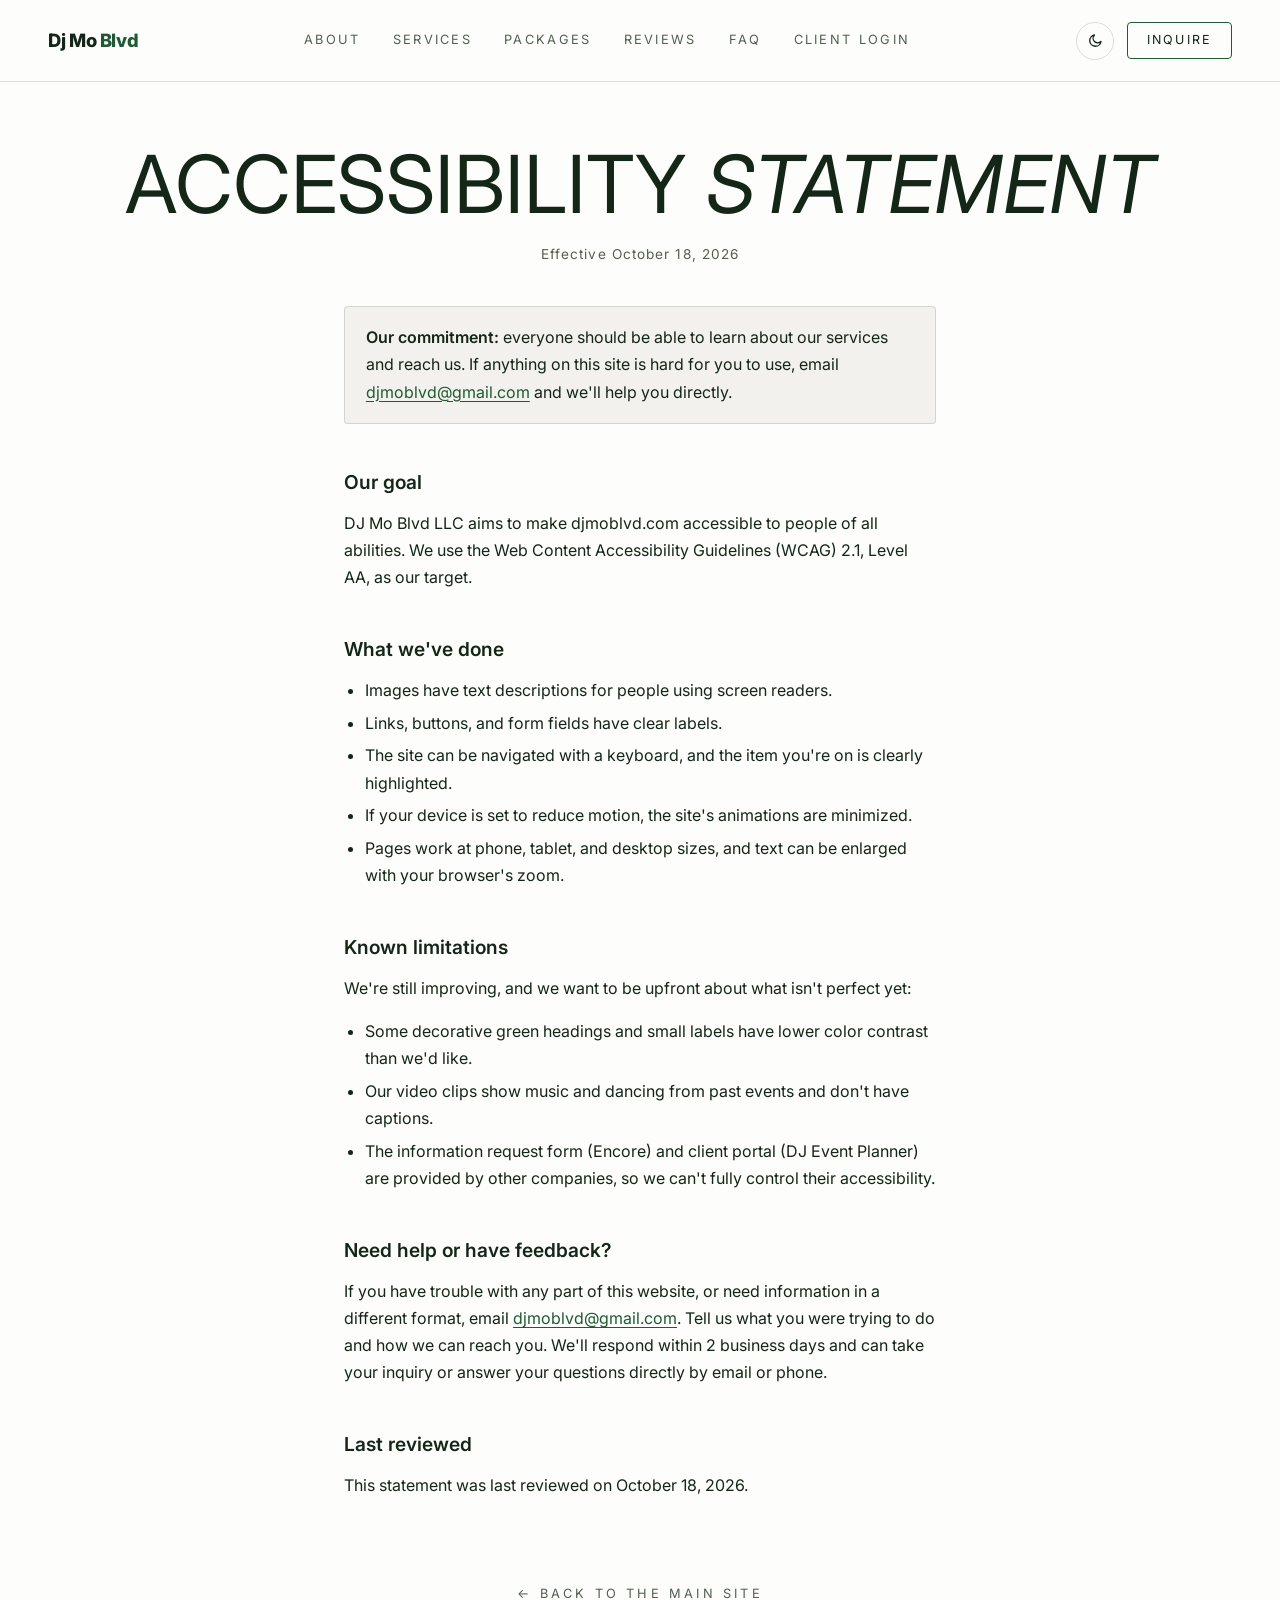
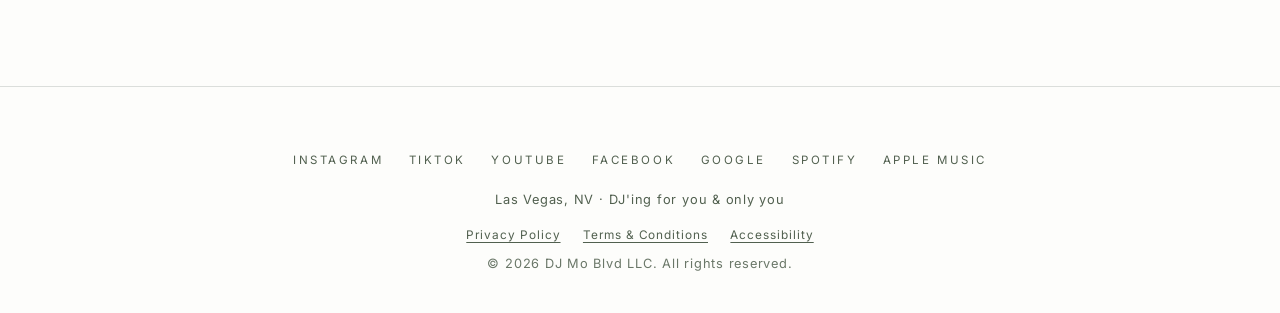
<file: accessibility.html>
<!DOCTYPE html>
<html lang="en">
<head>
<meta charset="UTF-8">
<meta name="viewport" content="width=device-width, initial-scale=1.0">
<title>Accessibility Statement | DJ Mo Blvd</title>
<meta name="description" content="DJ Mo Blvd's commitment to an accessible website, known limitations, and how to get help.">
<link rel="preconnect" href="https://fonts.googleapis.com">
<link rel="preconnect" href="https://fonts.gstatic.com" crossorigin>
<link href="https://fonts.googleapis.com/css2?family=Fraunces:ital,opsz,wght@0,9..144,400..900;1,9..144,300..700&family=Inter:wght@400;500;600&display=swap" rel="stylesheet">
<link rel="canonical" href="https://djmoblvd.com/accessibility.html">
<meta property="og:type" content="website">
<meta property="og:site_name" content="DJ Mo Blvd">
<meta property="og:title" content="Accessibility Statement | DJ Mo Blvd">
<meta property="og:description" content="DJ Mo Blvd's commitment to an accessible website, known limitations, and how to get help.">
<meta property="og:url" content="https://djmoblvd.com/accessibility.html">
<meta property="og:image" content="https://djmoblvd.com/assets/og-image.jpg">
<meta property="og:image:width" content="1200">
<meta property="og:image:height" content="630">
<meta name="twitter:card" content="summary_large_image">
<meta name="twitter:title" content="Accessibility Statement | DJ Mo Blvd">
<meta name="twitter:description" content="DJ Mo Blvd's commitment to an accessible website, known limitations, and how to get help.">
<meta name="twitter:image" content="https://djmoblvd.com/assets/og-image.jpg">
<meta name="geo.region" content="US-NV">
<meta name="geo.placename" content="Las Vegas">
<meta name="theme-color" content="#006747">
<link rel="stylesheet" href="css/style.css?v=1792307762">
<link rel="icon" type="image/png" href="assets/img/djmologo.png">
</head>
<body>

<nav class="nav solid" id="nav">
  <a href="index.html" class="nav-brand" data-cfg-html="brand">DJ&nbsp;MO&nbsp;<em>BLVD</em></a>
  <div class="nav-links">
    <a href="index.html#about">About</a>
    <a href="index.html#services">Services</a>
    <a href="packages.html">Packages</a>
    <a href="index.html#reviews">Reviews</a>
    <a href="faq.html">FAQ</a>
    <a href="clients.html">Client Login</a>
  </div>
  <div class="nav-right"><button class="mode-toggle" aria-label="Toggle day/night mode"></button><a href="index.html#inquire" class="nav-cta" data-cfg="navInquire">Inquire</a><button class="nav-burger" aria-label="Menu"><span></span><span></span><span></span></button></div>
</nav>
<div class="mobile-menu" id="mobileMenu">
  <a href="index.html#about">About</a>
  <a href="index.html#services">Services</a>
  <a href="packages.html">Packages</a>
  <a href="index.html#reviews">Reviews</a>
  <a href="faq.html">FAQ</a>
  <a href="clients.html">Client Login</a>
  <a href="index.html#inquire">Inquire</a>
</div>

<main>
  <header class="legal-hero">
    <h1>Accessibility <em>statement</em></h1>
    <p>Effective October 18, 2026</p>
  </header>

  <article class="legal">
    <div class="summary">
      <p><strong>Our commitment:</strong> everyone should be able to learn about our services and reach us. If anything on this site is hard for you to use, email <a href="mailto:djmoblvd@gmail.com">djmoblvd@gmail.com</a> and we'll help you directly.</p>
    </div>

    <h2>Our goal</h2>
    <p>DJ Mo Blvd LLC aims to make djmoblvd.com accessible to people of all abilities. We use the Web Content Accessibility Guidelines (WCAG) 2.1, Level AA, as our target.</p>

    <h2>What we've done</h2>
    <ul>
      <li>Images have text descriptions for people using screen readers.</li>
      <li>Links, buttons, and form fields have clear labels.</li>
      <li>The site can be navigated with a keyboard, and the item you're on is clearly highlighted.</li>
      <li>If your device is set to reduce motion, the site's animations are minimized.</li>
      <li>Pages work at phone, tablet, and desktop sizes, and text can be enlarged with your browser's zoom.</li>
    </ul>

    <h2>Known limitations</h2>
    <p>We're still improving, and we want to be upfront about what isn't perfect yet:</p>
    <ul>
      <li>Some decorative green headings and small labels have lower color contrast than we'd like.</li>
      <li>Our video clips show music and dancing from past events and don't have captions.</li>
      <li>The information request form (Encore) and client portal (DJ Event Planner) are provided by other companies, so we can't fully control their accessibility.</li>
    </ul>

    <h2>Need help or have feedback?</h2>
    <p>If you have trouble with any part of this website, or need information in a different format, email <a href="mailto:djmoblvd@gmail.com">djmoblvd@gmail.com</a>. Tell us what you were trying to do and how we can reach you. We'll respond within 2 business days and can take your inquiry or answer your questions directly by email or phone.</p>

    <h2>Last reviewed</h2>
    <p>This statement was last reviewed on October 18, 2026.</p>

  </article>

  <div class="back-row" style="text-align:center;padding:0 0 5rem"><a href="index.html" data-cfg="backToSite" style="font-size:.8rem;letter-spacing:.25em;text-transform:uppercase;color:var(--ink-dim)">← Back to the main site</a></div>
</main>

<footer class="footer">
  <div class="footer-socials"></div>
  <p data-cfg="footerLine">DJ Mo Blvd LLC · Las Vegas, NV</p>
  <nav class="footer-legal" aria-label="Legal">
    <a href="privacy.html">Privacy Policy</a>
    <a href="terms.html">Terms &amp; Conditions</a>
    <a href="accessibility.html">Accessibility</a>
  </nav>
  <p class="footer-fine" data-cfg="footerFine">© DJ Mo Blvd LLC. All rights reserved.</p>
</footer>

<script>window.__ASSET_V="1792307762"</script>
<script src="js/config.js?v=1792307762"></script>
</body>
</html>
</file>
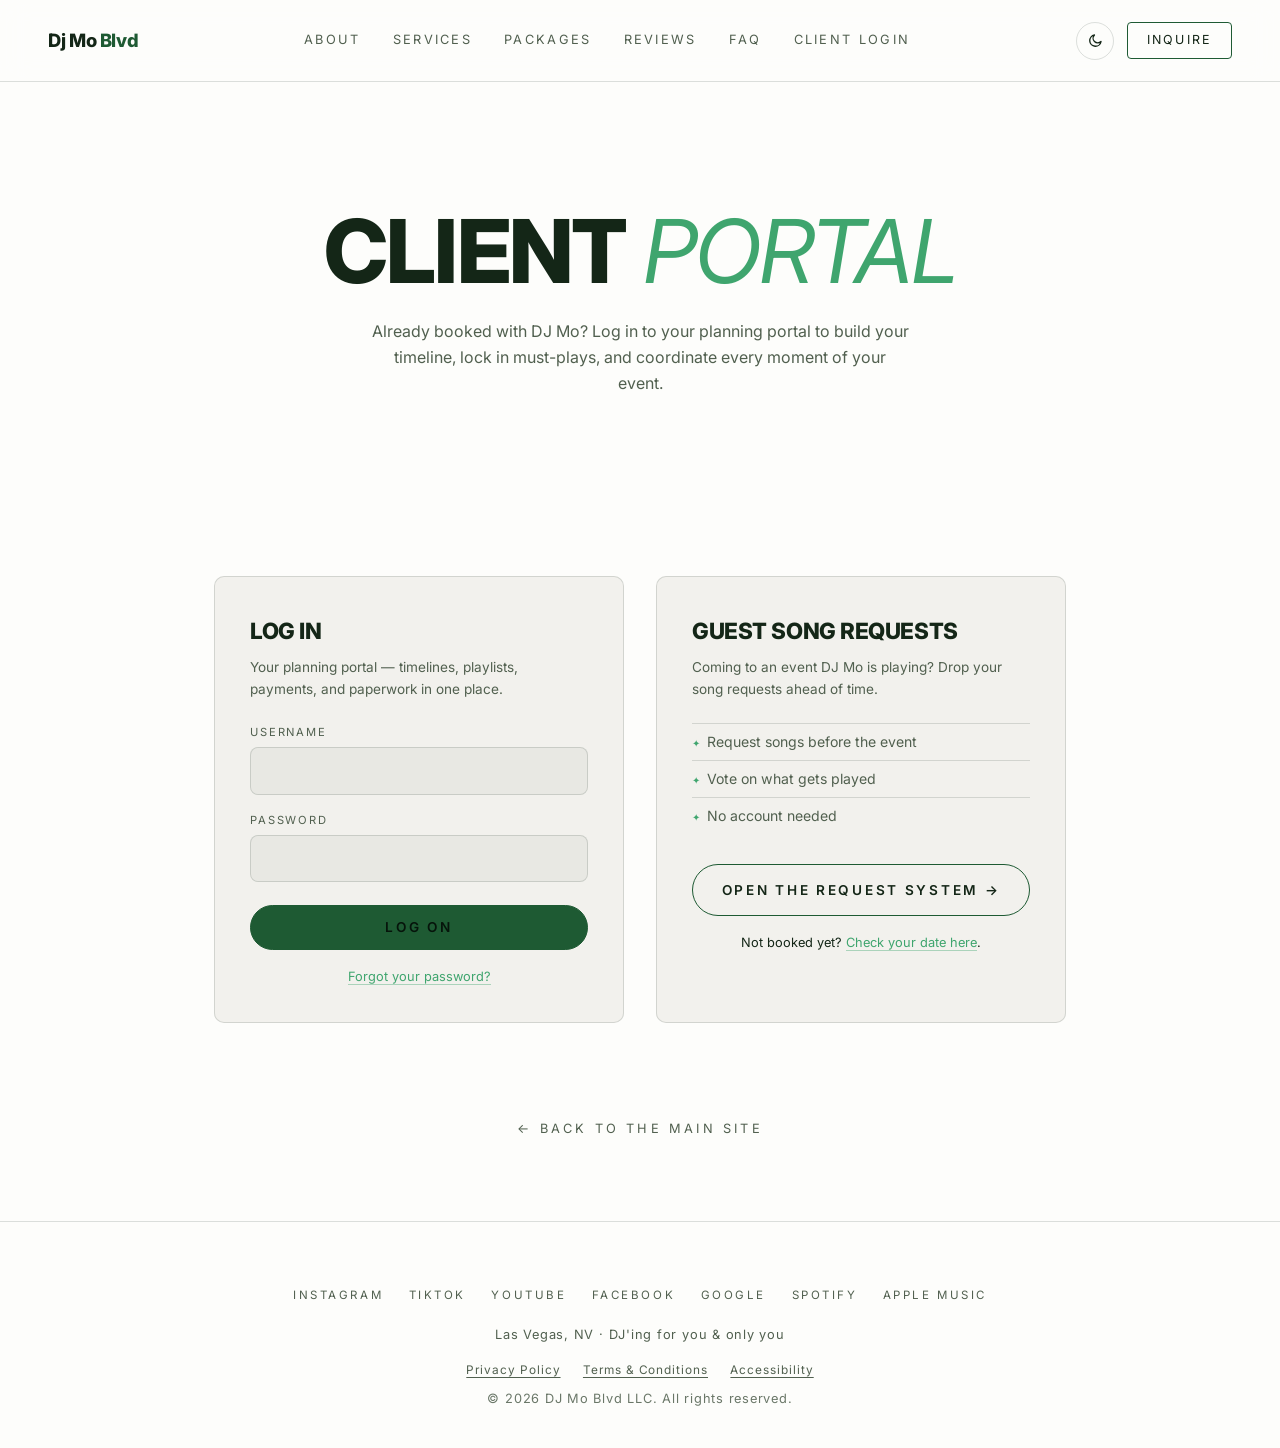
<file: clients.html>
<!DOCTYPE html>
<html lang="en">
<head>
<meta charset="UTF-8">
<meta name="viewport" content="width=device-width, initial-scale=1.0">
<title>Client Portal & Song Requests | DJ Mo Blvd Las Vegas</title>
<meta name="description" content="DJ Mo Blvd client portal — log in to plan your Las Vegas event timeline and playlist, or send song requests as a guest.">
<link rel="preconnect" href="https://fonts.googleapis.com">
<link rel="preconnect" href="https://fonts.gstatic.com" crossorigin>
<link href="https://fonts.googleapis.com/css2?family=Fraunces:ital,opsz,wght@0,9..144,400..900;1,9..144,300..700&family=Inter:wght@400;500;600&display=swap" rel="stylesheet">
<meta name="robots" content="noindex, follow">
<link rel="canonical" href="https://djmoblvd.com/clients.html">
<meta property="og:type" content="website">
<meta property="og:site_name" content="DJ Mo Blvd">
<meta property="og:title" content="Client Portal & Song Requests | DJ Mo Blvd Las Vegas">
<meta property="og:description" content="DJ Mo Blvd client portal — log in to plan your Las Vegas event timeline and playlist, or send song requests as a guest.">
<meta property="og:url" content="https://djmoblvd.com/clients.html">
<meta property="og:image" content="https://djmoblvd.com/assets/og-image.jpg">
<meta property="og:image:width" content="1200">
<meta property="og:image:height" content="630">
<meta name="twitter:card" content="summary_large_image">
<meta name="twitter:title" content="Client Portal & Song Requests | DJ Mo Blvd Las Vegas">
<meta name="twitter:description" content="DJ Mo Blvd client portal — log in to plan your Las Vegas event timeline and playlist, or send song requests as a guest.">
<meta name="twitter:image" content="https://djmoblvd.com/assets/og-image.jpg">
<meta name="geo.region" content="US-NV">
<meta name="geo.placename" content="Las Vegas">
<meta name="theme-color" content="#006747">
<link rel="stylesheet" href="css/style.css?v=1792307762">
<link rel="icon" type="image/png" href="assets/img/djmologo.png">
<style>
  .portal-hero{min-height:var(--hd-h-clients,100svh);display:flex;flex-direction:column;justify-content:center;align-items:center;padding:6rem var(--section-x) 2rem;text-align:center}
  .portal-hero>*{position:relative;top:calc(var(--hd-shift-clients,0px) * -1);max-width:var(--hd-w-clients,100%)}
  .portal-hero h1{font-family:var(--font-d);font-weight:400;text-transform:uppercase;font-size:clamp(2.6rem,8vw,5.5rem);line-height:1}
  .portal-hero h1 em{font-style:italic;font-weight:400;color:var(--accent-2)}
  .portal-hero p{max-width:54ch;margin:1.4rem auto 0;color:var(--ink-dim)}
  .portal-grid{display:grid;grid-template-columns:repeat(2,minmax(0,1fr));gap:clamp(1rem,2.5vw,2rem);max-width:980px;margin:0 auto;padding:calc(var(--section-y)*0.4) var(--section-x) var(--section-y)}
  @media (max-width:760px){.portal-grid{grid-template-columns:1fr}}
  .portal-card{background:var(--bg-2);border:1px solid var(--line);border-radius:10px;padding:clamp(1.5rem,3vw,2.2rem)}
  .portal-card h2{font-family:var(--font-d);font-weight:400;font-size:1.4rem;text-transform:uppercase;margin-bottom:.4rem}
  .portal-card .sub{font-size:.85rem;color:var(--ink-dim);margin-bottom:1.4rem}
  .portal-card label{display:block;font-size:.7rem;letter-spacing:.16em;text-transform:uppercase;color:var(--ink-dim);margin:1rem 0 .35rem}
  .portal-card input[type=text],.portal-card input[type=password]{
    width:100%;background:color-mix(in srgb, var(--ink) 4%, transparent);border:1px solid var(--line);border-radius:8px;
    color:var(--ink);padding:.8em 1em;font-family:var(--font-b);font-size:1rem;
  }
  .portal-card input:focus{outline:none;border-color:var(--accent)}
  .portal-btn{
    display:inline-block;width:100%;text-align:center;margin-top:1.4rem;cursor:pointer;
    font-family:var(--font-b);font-size:.85rem;letter-spacing:.2em;text-transform:uppercase;
    border:1px solid var(--accent);background:var(--accent);color:#06140b;font-weight:600;
    border-radius:99px;padding:1em 0;transition:box-shadow .3s,background .3s;
  }
  .portal-btn:hover{box-shadow:0 0 30px color-mix(in srgb, var(--accent) 45%, transparent)}
  .portal-btn.ghost{background:none;color:var(--ink)}
  .portal-fine{margin-top:1rem;text-align:center;font-size:.8rem}
  .portal-fine a{color:var(--accent-2);border-bottom:1px solid color-mix(in srgb, var(--accent-2) 40%, transparent)}
  .portal-list{list-style:none;margin:0 0 .5rem}
  .portal-list li{font-size:.88rem;color:var(--ink-dim);padding:.45em 0;border-top:1px solid var(--line)}
  .portal-list li::before{content:"✦";color:var(--accent-2);margin-right:.7em;font-size:.7em}
  .back-row{text-align:center;padding:0 0 5rem}
  .back-row a{font-size:.8rem;letter-spacing:.25em;text-transform:uppercase;color:var(--ink-dim)}
  .back-row a:hover{color:var(--accent-2)}
</style>
</head>
<body>

<nav class="nav solid" id="nav">
  <a href="index.html" class="nav-brand" data-cfg-html="brand">DJ&nbsp;MO&nbsp;<em>BLVD</em></a>
  <div class="nav-links">
    <a href="index.html#about">About</a>
    <a href="index.html#services">Services</a>
    <a href="packages.html">Packages</a>
    <a href="clients.html" style="color:var(--accent-2)">Client Login</a>
  </div>
  <div class="nav-right">
    <button class="mode-toggle" aria-label="Toggle day/night mode"></button>
    <a href="index.html#inquire" class="nav-cta" data-cfg="navInquire">Inquire</a>
    <button class="nav-burger" aria-label="Menu"><span></span><span></span><span></span></button>
  </div>
</nav>
<div class="mobile-menu" id="mobileMenu">
  <a href="index.html#about">About</a>
  <a href="index.html#services">Services</a>
  <a href="index.html#reel">Reel</a>
  <a href="packages.html">Packages</a>
  <a href="index.html#reviews">Reviews</a>
  <a href="faq.html">FAQ</a>
  <a href="clients.html">Client Login</a>
  <a href="index.html#inquire">Inquire</a>
</div>

<main>
  <header class="portal-hero">
    <h1 data-cfg-html="portalTitle">Client <em>portal</em></h1>
    <p data-cfg="portalBody">Already booked with DJ Mo? Log in to your planning portal to build your timeline, lock in must-plays, and coordinate every moment of your event.</p>
  </header>

  <div class="portal-grid">
    <!-- ── DJ Event Planner client login (static embed) ── -->
    <section class="portal-card">
      <h2 data-cfg="portalLoginTitle">Log in</h2>
      <p class="sub" data-cfg="portalLoginSub">Your planning portal — timelines, playlists, payments, and paperwork in one place.</p>
      <form method="post" action="https://blvddjs.djmoblvd.com/clientlogon.asp?djidnumber=25786">
        <label for="cl-user">Username</label>
        <input type="text" id="cl-user" name="username" autocomplete="username" autocapitalize="none">
        <label for="cl-pass">Password</label>
        <input type="password" id="cl-pass" name="password" autocomplete="current-password">
        <input type="submit" name="submit" value="Log On" class="portal-btn" data-cfg-val="portalLoginBtn">
      </form>
      <p class="portal-fine"><a href="https://blvddjs.djmoblvd.com/sendpassword.asp?typeoflogon=client" target="_blank" rel="noopener" data-cfg="portalForgot">Forgot your password?</a></p>
    </section>

    <!-- ── guest song requests ── -->
    <section class="portal-card">
      <h2 data-cfg="portalGuestTitle">Guest song requests</h2>
      <p class="sub" data-cfg="portalGuestSub">Coming to an event DJ Mo is playing? Drop your song requests ahead of time.</p>
      <ul class="portal-list">
        <li>Request songs before the event</li>
        <li>Vote on what gets played</li>
        <li>No account needed</li>
      </ul>
      <a class="portal-btn ghost" href="https://blvddjs.djmoblvd.com/requests.asp?djidnumber=25786" target="_blank" rel="noopener" data-cfg="portalGuestBtn">Open the request system →</a>
      <p class="portal-fine" data-cfg-html="portalNotBooked">Not booked yet? <a href="index.html#inquire">Check your date here</a>.</p>
    </section>
  </div>

  <div class="back-row"><a href="index.html" data-cfg="backToSite">← Back to the main site</a></div>
</main>

<footer class="footer">
    <div class="footer-socials"></div>
  <p data-cfg="footerLine">DJ Mo Blvd LLC · Las Vegas, NV</p>
  <nav class="footer-legal" aria-label="Legal">
    <a href="privacy.html">Privacy Policy</a>
    <a href="terms.html">Terms &amp; Conditions</a>
    <a href="accessibility.html">Accessibility</a>
  </nav>
  <p class="footer-fine" data-cfg="footerFine">© DJ Mo Blvd LLC. All rights reserved.</p>
</footer>

<script>window.__ASSET_V="1792307762"</script>
<script src="js/config.js?v=1792307762"></script>
<script>const yearEl = document.getElementById('year'); if (yearEl) yearEl.textContent = new Date().getFullYear();</script>
</body>
</html>
</file>
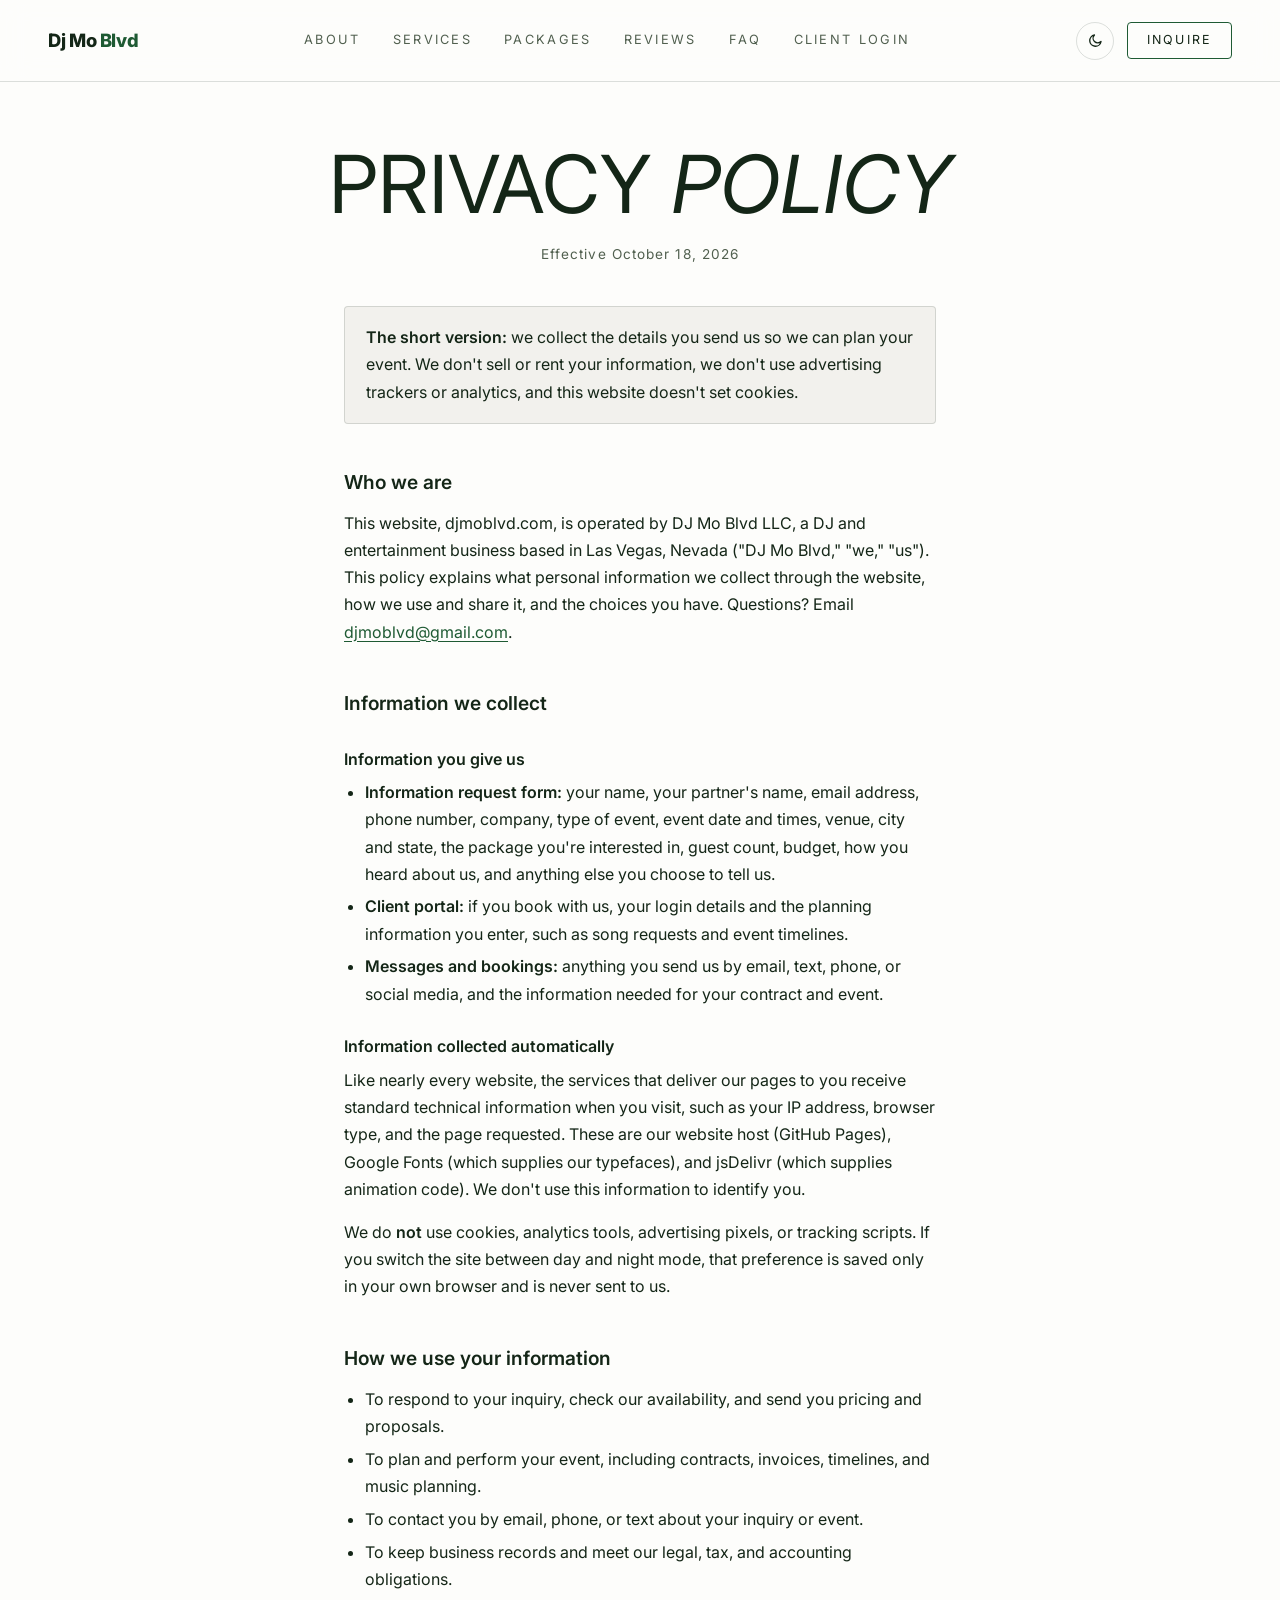
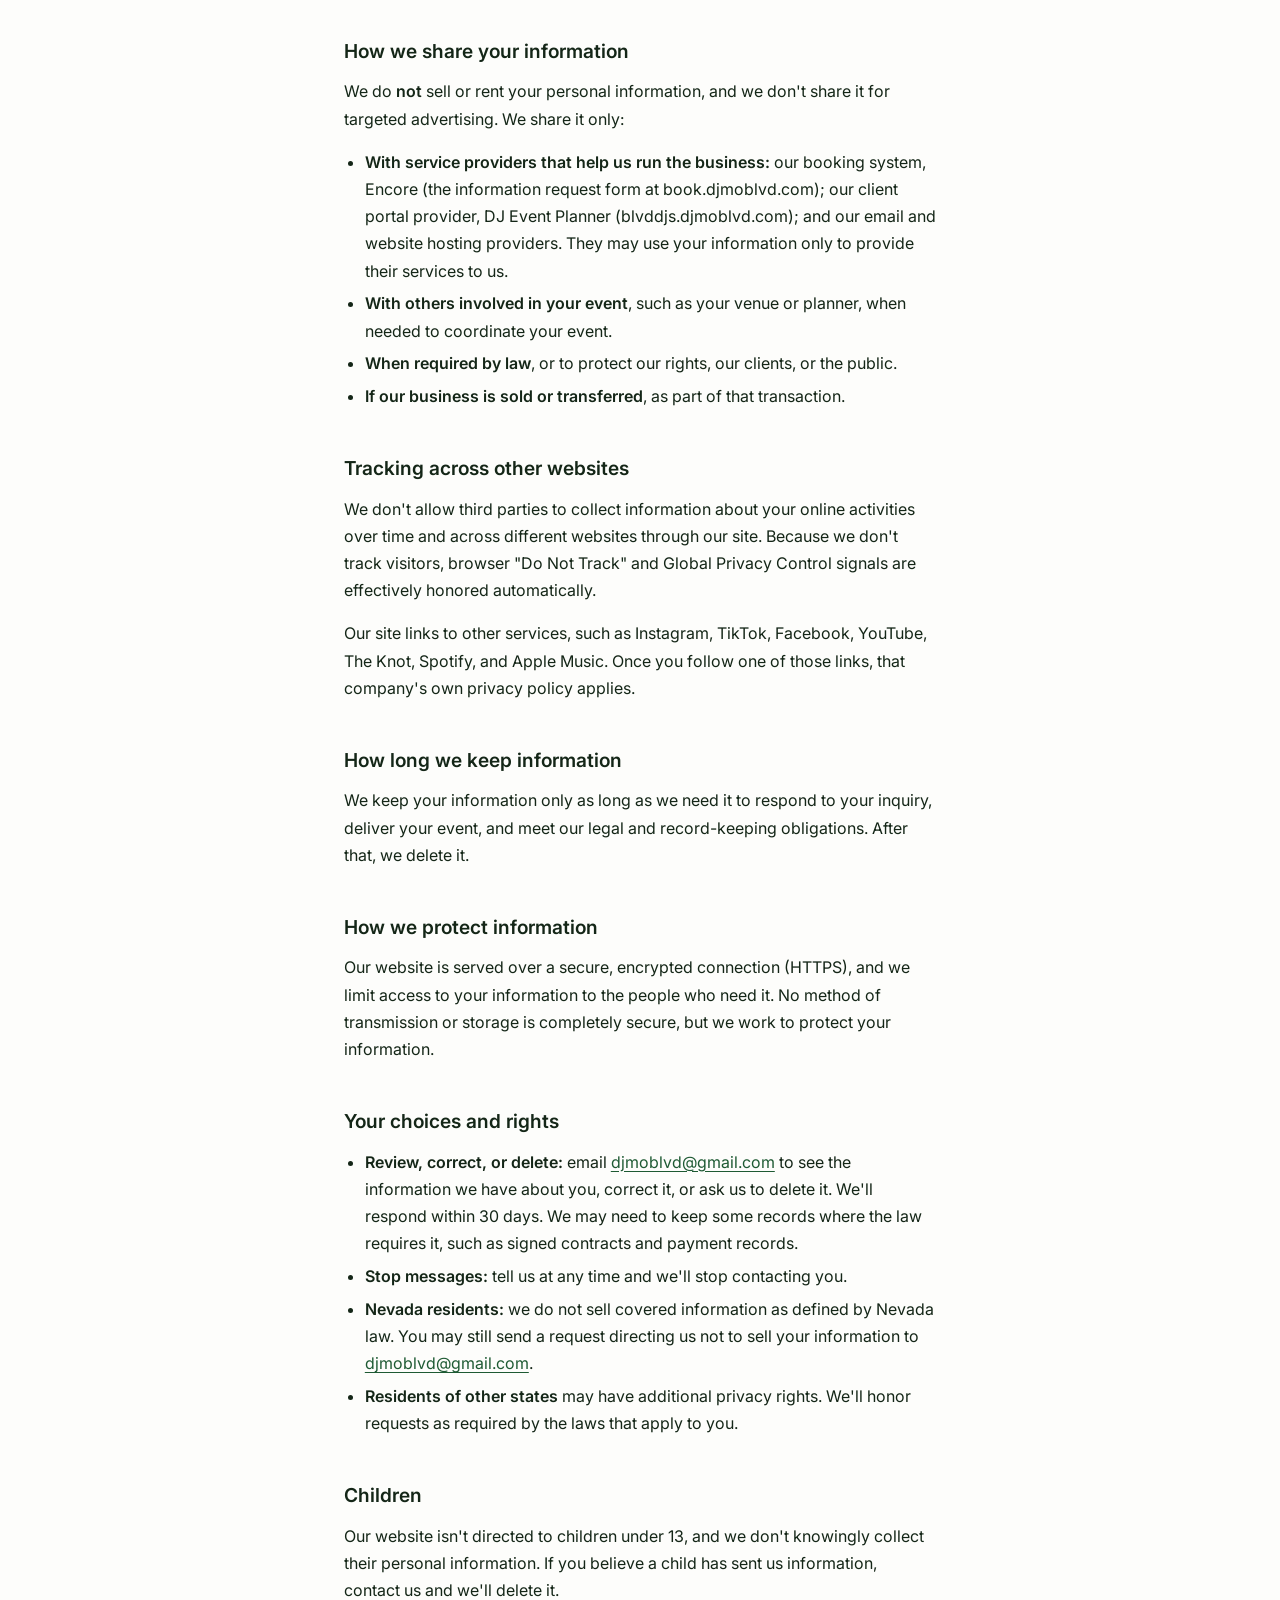
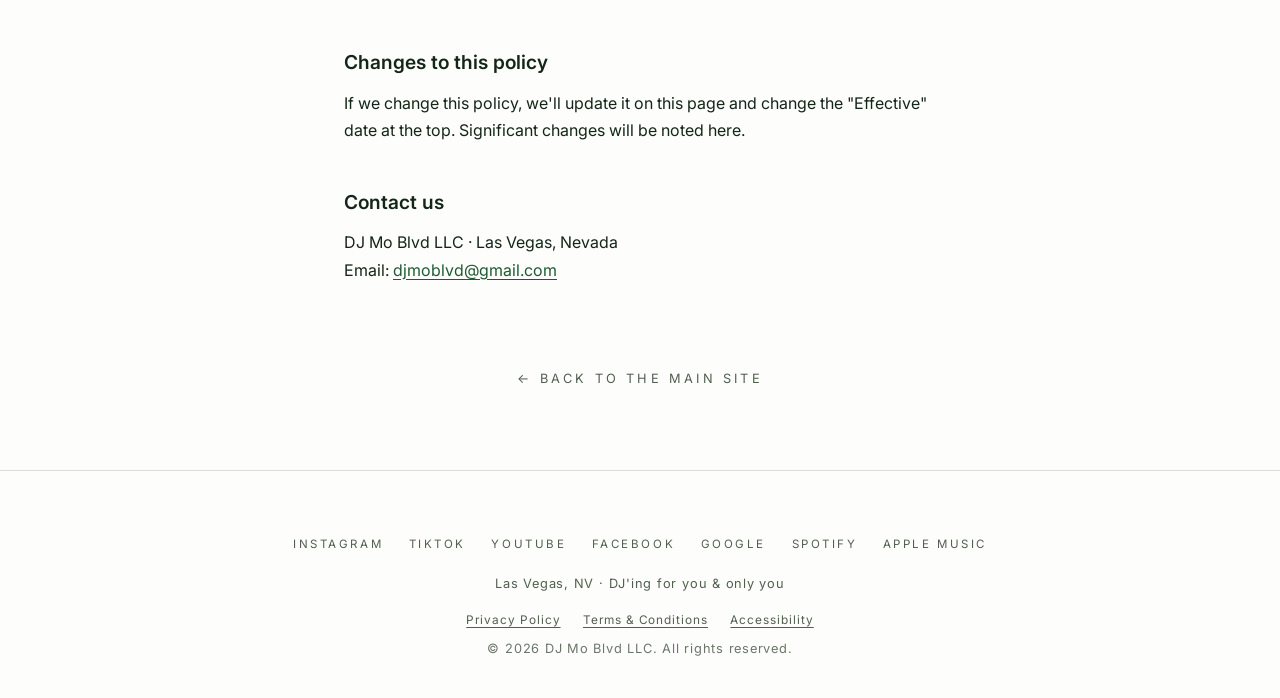
<file: privacy.html>
<!DOCTYPE html>
<html lang="en">
<head>
<meta charset="UTF-8">
<meta name="viewport" content="width=device-width, initial-scale=1.0">
<title>Privacy Policy | DJ Mo Blvd</title>
<meta name="description" content="How DJ Mo Blvd LLC collects, uses, and protects the information you share through djmoblvd.com.">
<link rel="preconnect" href="https://fonts.googleapis.com">
<link rel="preconnect" href="https://fonts.gstatic.com" crossorigin>
<link href="https://fonts.googleapis.com/css2?family=Fraunces:ital,opsz,wght@0,9..144,400..900;1,9..144,300..700&family=Inter:wght@400;500;600&display=swap" rel="stylesheet">
<link rel="canonical" href="https://djmoblvd.com/privacy.html">
<meta property="og:type" content="website">
<meta property="og:site_name" content="DJ Mo Blvd">
<meta property="og:title" content="Privacy Policy | DJ Mo Blvd">
<meta property="og:description" content="How DJ Mo Blvd LLC collects, uses, and protects the information you share through djmoblvd.com.">
<meta property="og:url" content="https://djmoblvd.com/privacy.html">
<meta property="og:image" content="https://djmoblvd.com/assets/og-image.jpg">
<meta property="og:image:width" content="1200">
<meta property="og:image:height" content="630">
<meta name="twitter:card" content="summary_large_image">
<meta name="twitter:title" content="Privacy Policy | DJ Mo Blvd">
<meta name="twitter:description" content="How DJ Mo Blvd LLC collects, uses, and protects the information you share through djmoblvd.com.">
<meta name="twitter:image" content="https://djmoblvd.com/assets/og-image.jpg">
<meta name="geo.region" content="US-NV">
<meta name="geo.placename" content="Las Vegas">
<meta name="theme-color" content="#006747">
<link rel="stylesheet" href="css/style.css?v=1792307762">
<link rel="icon" type="image/png" href="assets/img/djmologo.png">
</head>
<body>

<nav class="nav solid" id="nav">
  <a href="index.html" class="nav-brand" data-cfg-html="brand">DJ&nbsp;MO&nbsp;<em>BLVD</em></a>
  <div class="nav-links">
    <a href="index.html#about">About</a>
    <a href="index.html#services">Services</a>
    <a href="packages.html">Packages</a>
    <a href="index.html#reviews">Reviews</a>
    <a href="faq.html">FAQ</a>
    <a href="clients.html">Client Login</a>
  </div>
  <div class="nav-right"><button class="mode-toggle" aria-label="Toggle day/night mode"></button><a href="index.html#inquire" class="nav-cta" data-cfg="navInquire">Inquire</a><button class="nav-burger" aria-label="Menu"><span></span><span></span><span></span></button></div>
</nav>
<div class="mobile-menu" id="mobileMenu">
  <a href="index.html#about">About</a>
  <a href="index.html#services">Services</a>
  <a href="packages.html">Packages</a>
  <a href="index.html#reviews">Reviews</a>
  <a href="faq.html">FAQ</a>
  <a href="clients.html">Client Login</a>
  <a href="index.html#inquire">Inquire</a>
</div>

<main>
  <header class="legal-hero">
    <h1>Privacy <em>policy</em></h1>
    <p>Effective October 18, 2026</p>
  </header>

  <article class="legal">
    <div class="summary">
      <p><strong>The short version:</strong> we collect the details you send us so we can plan your event. We don't sell or rent your information, we don't use advertising trackers or analytics, and this website doesn't set cookies.</p>
    </div>

    <h2>Who we are</h2>
    <p>This website, djmoblvd.com, is operated by DJ Mo Blvd LLC, a DJ and entertainment business based in Las Vegas, Nevada ("DJ Mo Blvd," "we," "us"). This policy explains what personal information we collect through the website, how we use and share it, and the choices you have. Questions? Email <a href="mailto:djmoblvd@gmail.com">djmoblvd@gmail.com</a>.</p>

    <h2>Information we collect</h2>
    <h3>Information you give us</h3>
    <ul>
      <li><strong>Information request form:</strong> your name, your partner's name, email address, phone number, company, type of event, event date and times, venue, city and state, the package you're interested in, guest count, budget, how you heard about us, and anything else you choose to tell us.</li>
      <li><strong>Client portal:</strong> if you book with us, your login details and the planning information you enter, such as song requests and event timelines.</li>
      <li><strong>Messages and bookings:</strong> anything you send us by email, text, phone, or social media, and the information needed for your contract and event.</li>
    </ul>
    <h3>Information collected automatically</h3>
    <p>Like nearly every website, the services that deliver our pages to you receive standard technical information when you visit, such as your IP address, browser type, and the page requested. These are our website host (GitHub Pages), Google Fonts (which supplies our typefaces), and jsDelivr (which supplies animation code). We don't use this information to identify you.</p>
    <p>We do <strong>not</strong> use cookies, analytics tools, advertising pixels, or tracking scripts. If you switch the site between day and night mode, that preference is saved only in your own browser and is never sent to us.</p>

    <h2>How we use your information</h2>
    <ul>
      <li>To respond to your inquiry, check our availability, and send you pricing and proposals.</li>
      <li>To plan and perform your event, including contracts, invoices, timelines, and music planning.</li>
      <li>To contact you by email, phone, or text about your inquiry or event.</li>
      <li>To keep business records and meet our legal, tax, and accounting obligations.</li>
    </ul>

    <h2>How we share your information</h2>
    <p>We do <strong>not</strong> sell or rent your personal information, and we don't share it for targeted advertising. We share it only:</p>
    <ul>
      <li><strong>With service providers that help us run the business:</strong> our booking system, Encore (the information request form at book.djmoblvd.com); our client portal provider, DJ Event Planner (blvddjs.djmoblvd.com); and our email and website hosting providers. They may use your information only to provide their services to us.</li>
      <li><strong>With others involved in your event</strong>, such as your venue or planner, when needed to coordinate your event.</li>
      <li><strong>When required by law</strong>, or to protect our rights, our clients, or the public.</li>
      <li><strong>If our business is sold or transferred</strong>, as part of that transaction.</li>
    </ul>

    <h2>Tracking across other websites</h2>
    <p>We don't allow third parties to collect information about your online activities over time and across different websites through our site. Because we don't track visitors, browser "Do Not Track" and Global Privacy Control signals are effectively honored automatically.</p>
    <p>Our site links to other services, such as Instagram, TikTok, Facebook, YouTube, The Knot, Spotify, and Apple Music. Once you follow one of those links, that company's own privacy policy applies.</p>

    <h2>How long we keep information</h2>
    <p>We keep your information only as long as we need it to respond to your inquiry, deliver your event, and meet our legal and record-keeping obligations. After that, we delete it.</p>

    <h2>How we protect information</h2>
    <p>Our website is served over a secure, encrypted connection (HTTPS), and we limit access to your information to the people who need it. No method of transmission or storage is completely secure, but we work to protect your information.</p>

    <h2>Your choices and rights</h2>
    <ul>
      <li><strong>Review, correct, or delete:</strong> email <a href="mailto:djmoblvd@gmail.com">djmoblvd@gmail.com</a> to see the information we have about you, correct it, or ask us to delete it. We'll respond within 30 days. We may need to keep some records where the law requires it, such as signed contracts and payment records.</li>
      <li><strong>Stop messages:</strong> tell us at any time and we'll stop contacting you.</li>
      <li><strong>Nevada residents:</strong> we do not sell covered information as defined by Nevada law. You may still send a request directing us not to sell your information to <a href="mailto:djmoblvd@gmail.com">djmoblvd@gmail.com</a>.</li>
      <li><strong>Residents of other states</strong> may have additional privacy rights. We'll honor requests as required by the laws that apply to you.</li>
    </ul>

    <h2>Children</h2>
    <p>Our website isn't directed to children under 13, and we don't knowingly collect their personal information. If you believe a child has sent us information, contact us and we'll delete it.</p>

    <h2>Changes to this policy</h2>
    <p>If we change this policy, we'll update it on this page and change the "Effective" date at the top. Significant changes will be noted here.</p>

    <h2>Contact us</h2>
    <p>DJ Mo Blvd LLC · Las Vegas, Nevada<br>Email: <a href="mailto:djmoblvd@gmail.com">djmoblvd@gmail.com</a></p>

  </article>

  <div class="back-row" style="text-align:center;padding:0 0 5rem"><a href="index.html" data-cfg="backToSite" style="font-size:.8rem;letter-spacing:.25em;text-transform:uppercase;color:var(--ink-dim)">← Back to the main site</a></div>
</main>

<footer class="footer">
  <div class="footer-socials"></div>
  <p data-cfg="footerLine">DJ Mo Blvd LLC · Las Vegas, NV</p>
  <nav class="footer-legal" aria-label="Legal">
    <a href="privacy.html">Privacy Policy</a>
    <a href="terms.html">Terms &amp; Conditions</a>
    <a href="accessibility.html">Accessibility</a>
  </nav>
  <p class="footer-fine" data-cfg="footerFine">© DJ Mo Blvd LLC. All rights reserved.</p>
</footer>

<script>window.__ASSET_V="1792307762"</script>
<script src="js/config.js?v=1792307762"></script>
</body>
</html>
</file>
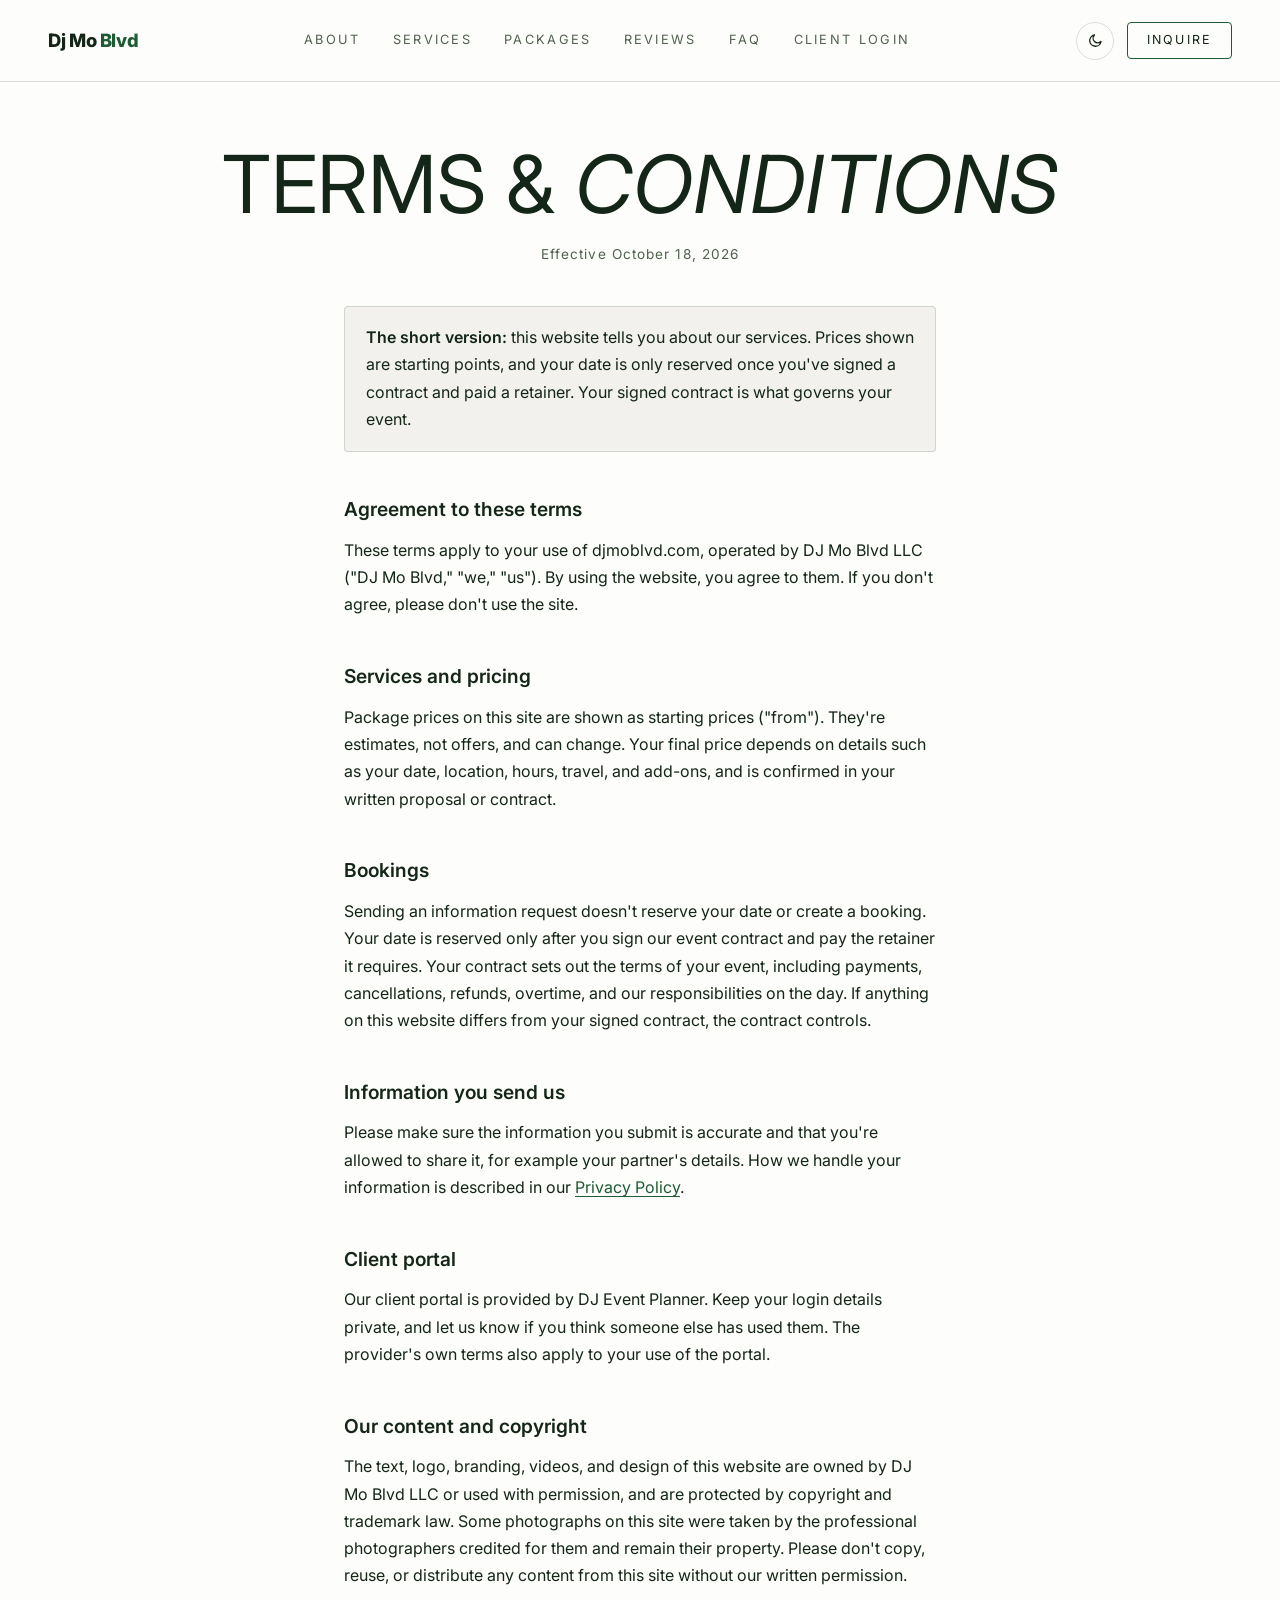
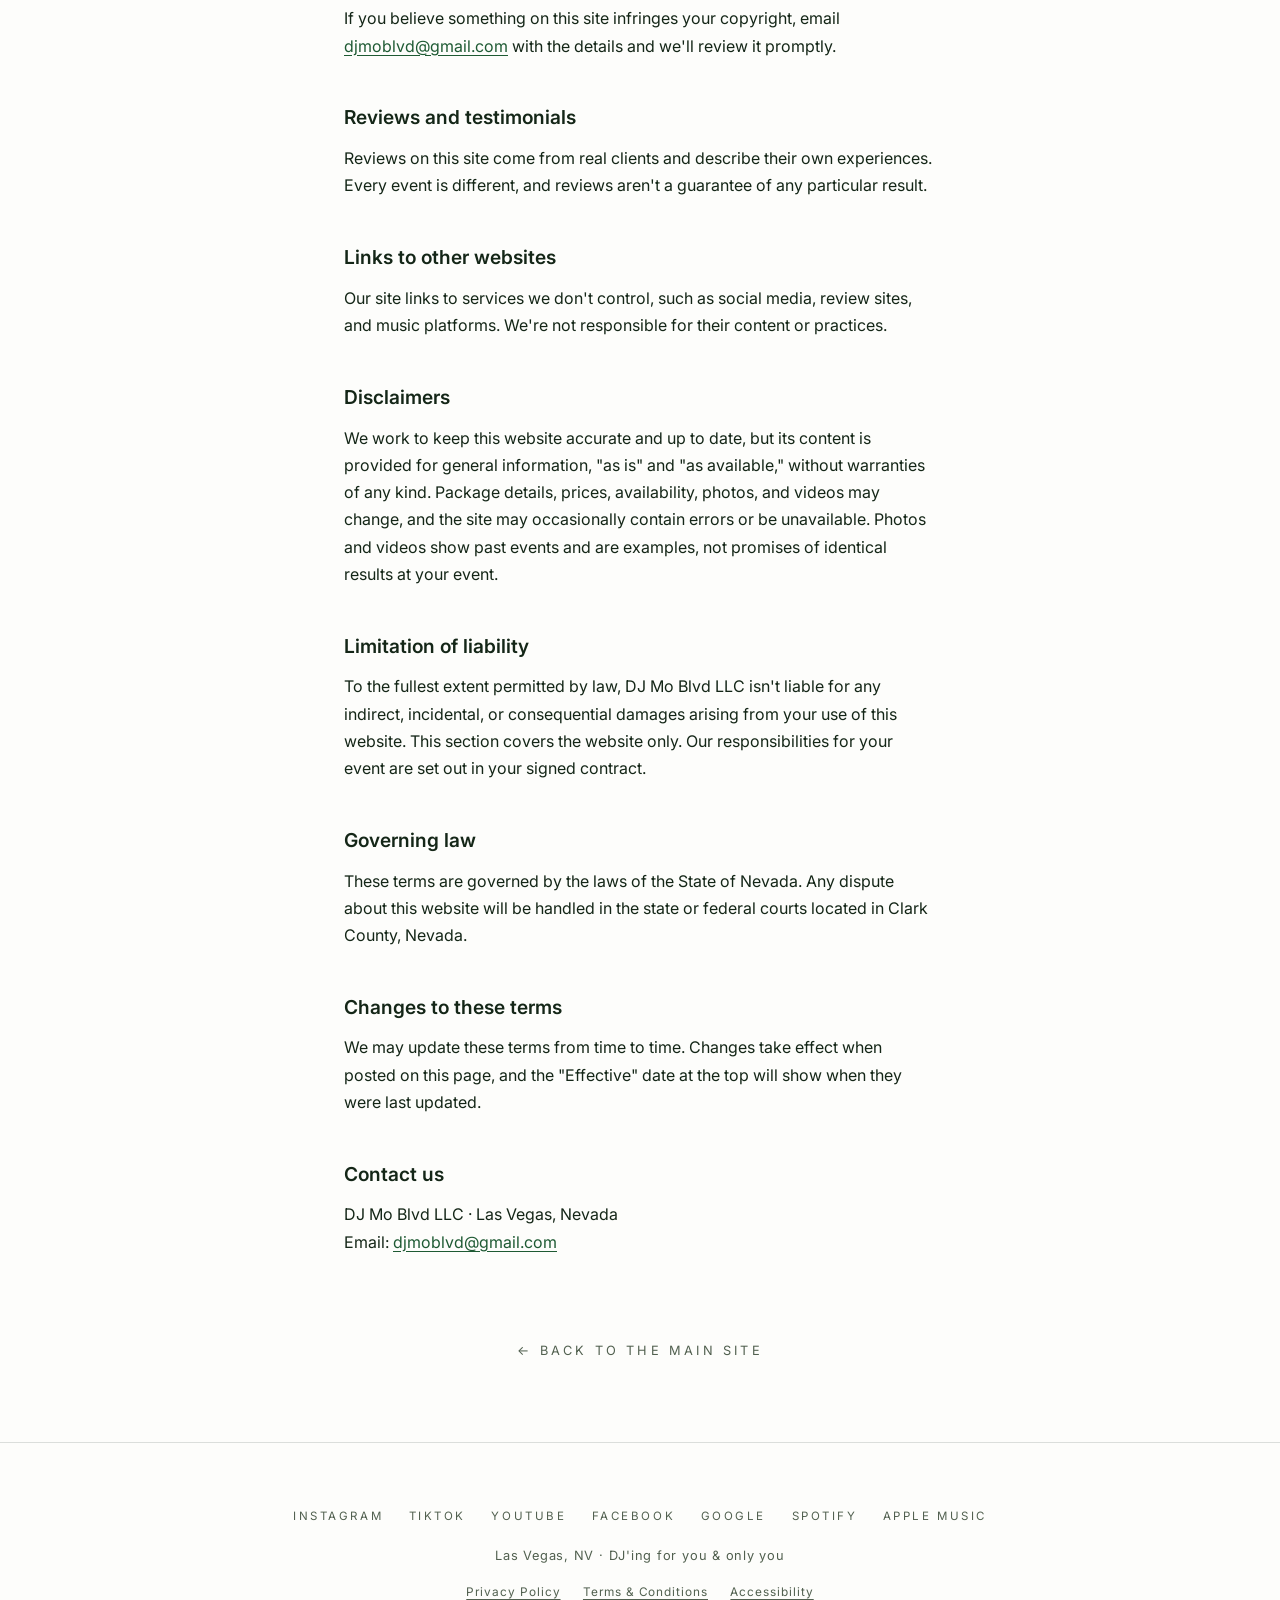
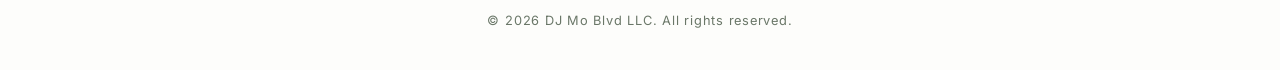
<file: terms.html>
<!DOCTYPE html>
<html lang="en">
<head>
<meta charset="UTF-8">
<meta name="viewport" content="width=device-width, initial-scale=1.0">
<title>Terms &amp; Conditions | DJ Mo Blvd</title>
<meta name="description" content="Terms for using djmoblvd.com, including pricing, booking, copyright, and disclaimers.">
<link rel="preconnect" href="https://fonts.googleapis.com">
<link rel="preconnect" href="https://fonts.gstatic.com" crossorigin>
<link href="https://fonts.googleapis.com/css2?family=Fraunces:ital,opsz,wght@0,9..144,400..900;1,9..144,300..700&family=Inter:wght@400;500;600&display=swap" rel="stylesheet">
<link rel="canonical" href="https://djmoblvd.com/terms.html">
<meta property="og:type" content="website">
<meta property="og:site_name" content="DJ Mo Blvd">
<meta property="og:title" content="Terms &amp; Conditions | DJ Mo Blvd">
<meta property="og:description" content="Terms for using djmoblvd.com, including pricing, booking, copyright, and disclaimers.">
<meta property="og:url" content="https://djmoblvd.com/terms.html">
<meta property="og:image" content="https://djmoblvd.com/assets/og-image.jpg">
<meta property="og:image:width" content="1200">
<meta property="og:image:height" content="630">
<meta name="twitter:card" content="summary_large_image">
<meta name="twitter:title" content="Terms &amp; Conditions | DJ Mo Blvd">
<meta name="twitter:description" content="Terms for using djmoblvd.com, including pricing, booking, copyright, and disclaimers.">
<meta name="twitter:image" content="https://djmoblvd.com/assets/og-image.jpg">
<meta name="geo.region" content="US-NV">
<meta name="geo.placename" content="Las Vegas">
<meta name="theme-color" content="#006747">
<link rel="stylesheet" href="css/style.css?v=1792307762">
<link rel="icon" type="image/png" href="assets/img/djmologo.png">
</head>
<body>

<nav class="nav solid" id="nav">
  <a href="index.html" class="nav-brand" data-cfg-html="brand">DJ&nbsp;MO&nbsp;<em>BLVD</em></a>
  <div class="nav-links">
    <a href="index.html#about">About</a>
    <a href="index.html#services">Services</a>
    <a href="packages.html">Packages</a>
    <a href="index.html#reviews">Reviews</a>
    <a href="faq.html">FAQ</a>
    <a href="clients.html">Client Login</a>
  </div>
  <div class="nav-right"><button class="mode-toggle" aria-label="Toggle day/night mode"></button><a href="index.html#inquire" class="nav-cta" data-cfg="navInquire">Inquire</a><button class="nav-burger" aria-label="Menu"><span></span><span></span><span></span></button></div>
</nav>
<div class="mobile-menu" id="mobileMenu">
  <a href="index.html#about">About</a>
  <a href="index.html#services">Services</a>
  <a href="packages.html">Packages</a>
  <a href="index.html#reviews">Reviews</a>
  <a href="faq.html">FAQ</a>
  <a href="clients.html">Client Login</a>
  <a href="index.html#inquire">Inquire</a>
</div>

<main>
  <header class="legal-hero">
    <h1>Terms &amp; <em>conditions</em></h1>
    <p>Effective October 18, 2026</p>
  </header>

  <article class="legal">
    <div class="summary">
      <p><strong>The short version:</strong> this website tells you about our services. Prices shown are starting points, and your date is only reserved once you've signed a contract and paid a retainer. Your signed contract is what governs your event.</p>
    </div>

    <h2>Agreement to these terms</h2>
    <p>These terms apply to your use of djmoblvd.com, operated by DJ Mo Blvd LLC ("DJ Mo Blvd," "we," "us"). By using the website, you agree to them. If you don't agree, please don't use the site.</p>

    <h2>Services and pricing</h2>
    <p>Package prices on this site are shown as starting prices ("from"). They're estimates, not offers, and can change. Your final price depends on details such as your date, location, hours, travel, and add-ons, and is confirmed in your written proposal or contract.</p>

    <h2>Bookings</h2>
    <p>Sending an information request doesn't reserve your date or create a booking. Your date is reserved only after you sign our event contract and pay the retainer it requires. Your contract sets out the terms of your event, including payments, cancellations, refunds, overtime, and our responsibilities on the day. If anything on this website differs from your signed contract, the contract controls.</p>

    <h2>Information you send us</h2>
    <p>Please make sure the information you submit is accurate and that you're allowed to share it, for example your partner's details. How we handle your information is described in our <a href="privacy.html">Privacy Policy</a>.</p>

    <h2>Client portal</h2>
    <p>Our client portal is provided by DJ Event Planner. Keep your login details private, and let us know if you think someone else has used them. The provider's own terms also apply to your use of the portal.</p>

    <h2>Our content and copyright</h2>
    <p>The text, logo, branding, videos, and design of this website are owned by DJ Mo Blvd LLC or used with permission, and are protected by copyright and trademark law. Some photographs on this site were taken by the professional photographers credited for them and remain their property. Please don't copy, reuse, or distribute any content from this site without our written permission.</p>
    <p>If you believe something on this site infringes your copyright, email <a href="mailto:djmoblvd@gmail.com">djmoblvd@gmail.com</a> with the details and we'll review it promptly.</p>

    <h2>Reviews and testimonials</h2>
    <p>Reviews on this site come from real clients and describe their own experiences. Every event is different, and reviews aren't a guarantee of any particular result.</p>

    <h2>Links to other websites</h2>
    <p>Our site links to services we don't control, such as social media, review sites, and music platforms. We're not responsible for their content or practices.</p>

    <h2>Disclaimers</h2>
    <p>We work to keep this website accurate and up to date, but its content is provided for general information, "as is" and "as available," without warranties of any kind. Package details, prices, availability, photos, and videos may change, and the site may occasionally contain errors or be unavailable. Photos and videos show past events and are examples, not promises of identical results at your event.</p>

    <h2>Limitation of liability</h2>
    <p>To the fullest extent permitted by law, DJ Mo Blvd LLC isn't liable for any indirect, incidental, or consequential damages arising from your use of this website. This section covers the website only. Our responsibilities for your event are set out in your signed contract.</p>

    <h2>Governing law</h2>
    <p>These terms are governed by the laws of the State of Nevada. Any dispute about this website will be handled in the state or federal courts located in Clark County, Nevada.</p>

    <h2>Changes to these terms</h2>
    <p>We may update these terms from time to time. Changes take effect when posted on this page, and the "Effective" date at the top will show when they were last updated.</p>

    <h2>Contact us</h2>
    <p>DJ Mo Blvd LLC · Las Vegas, Nevada<br>Email: <a href="mailto:djmoblvd@gmail.com">djmoblvd@gmail.com</a></p>

  </article>

  <div class="back-row" style="text-align:center;padding:0 0 5rem"><a href="index.html" data-cfg="backToSite" style="font-size:.8rem;letter-spacing:.25em;text-transform:uppercase;color:var(--ink-dim)">← Back to the main site</a></div>
</main>

<footer class="footer">
  <div class="footer-socials"></div>
  <p data-cfg="footerLine">DJ Mo Blvd LLC · Las Vegas, NV</p>
  <nav class="footer-legal" aria-label="Legal">
    <a href="privacy.html">Privacy Policy</a>
    <a href="terms.html">Terms &amp; Conditions</a>
    <a href="accessibility.html">Accessibility</a>
  </nav>
  <p class="footer-fine" data-cfg="footerFine">© DJ Mo Blvd LLC. All rights reserved.</p>
</footer>

<script>window.__ASSET_V="1792307762"</script>
<script src="js/config.js?v=1792307762"></script>
</body>
</html>
</file>
<file: css/style.css>
/* ════════════════════════════════════════════
   DJ MO BLVD — cinematic 3D scroll site
   ════════════════════════════════════════════ */
:root{
  --bg:#ffffff;
  --bg-2:#f4f5f2;
  --ink:#10241a;
  --ink-dim:#51635a;
  --accent:#006747;
  --accent-2:#0b7a4e;
  --line:rgba(16,36,26,.14);
  --on-accent:#ffffff;
  --section-y:clamp(5.1rem,11.5vh,8.5rem); /* vertical rhythm between sections (editable in admin) */
  --section-x:clamp(1.2rem,5vw,4.5rem);     /* horizontal page gutter */
  --font-d:'Fraunces',serif;
  --font-b:'Inter',sans-serif;
  --font-i:'Fraunces',serif;
}
*{margin:0;padding:0;box-sizing:border-box}
html{scroll-behavior:auto}
html.lenis,html.lenis body{height:auto}
.lenis.lenis-smooth{scroll-behavior:auto!important}
body{
  background:var(--bg);
  color:var(--ink);
  font-family:var(--font-b);
  font-weight:400;
  line-height:1.65;
  overflow-x:hidden;
  -webkit-font-smoothing:antialiased;
}
img{display:block;max-width:100%}
a{color:inherit;text-decoration:none}
::selection{background:var(--accent);color:#fff}

html.sans-display .hero-title,html.sans-display .section-title,html.sans-display .hero-end-text,
html.sans-display .cinema-caption p,html.sans-display .loader-logo,html.sans-display .nav-brand,
html.sans-display .footer-brand,html.sans-display .service-body h3,html.sans-display .pkg h3,
html.sans-display .pkg-price,html.sans-display .step h3,html.sans-display .venues-title,
html.sans-display .inquire-title,html.sans-display .djep-title,html.sans-display .cal-head h3,
html.sans-display .portal-card h2,html.sans-display .pkg-hero h1,html.sans-display .portal-hero h1,
html.sans-display .mobile-menu a,html.sans-display .stat strong,html.sans-display .menu-price{
  font-weight:800;font-variation-settings:normal;letter-spacing:-.02em;
}

/* display serif tuning */
.hero-title,.section-title,.hero-end-text,.cinema-caption p,.loader-logo,.nav-brand,.footer-brand,
.service-body h3,.pkg h3,.pkg-price,.step h3,.vibe-name,.venues-title,.inquire-title,.djep-title,
.cal-head h3,.portal-card h2,.pkg-hero h1,.portal-hero h1,.mobile-menu a,.stat strong,.menu-price{
  font-weight:600;font-variation-settings:"opsz" 144;
}

/* ── loader ── */
.loader{
  position:fixed;inset:0;z-index:300;background:var(--bg);
  display:flex;align-items:center;justify-content:center;
  transition:opacity .8s ease,visibility .8s;
}
.loader.done{opacity:0;visibility:hidden}
.loader-inner{text-align:center}
.loader-logo{
  font-family:var(--font-d);font-size:clamp(2.4rem,6vw,4rem);letter-spacing:.04em;
  margin-bottom:1.6rem;
}
.loader-logo span{color:var(--accent);margin-left:.35em}
.loader-bar{width:min(320px,60vw);height:1px;background:var(--line);margin:0 auto}
.loader-fill{height:100%;width:0%;background:linear-gradient(90deg,var(--accent),var(--accent-2))}
.loader-pct{margin-top:.8rem;font-size:.78rem;letter-spacing:.3em;color:var(--ink-dim)}

/* ── nav ── */
.nav{
  position:fixed;top:0;left:0;right:0;z-index:100;
  display:flex;align-items:center;justify-content:space-between;
  padding:calc(1.35rem + var(--nav-down,0px)) clamp(1.2rem,4vw,3rem) 1.35rem;
  transition:background .4s,backdrop-filter .4s,transform .45s ease;
}
.nav.solid{background:color-mix(in srgb, var(--bg) 78%, transparent);backdrop-filter:blur(14px);border-bottom:1px solid var(--line)}
.nav.hide{transform:translateY(-110%)}
.nav-brand{font-family:var(--font-d);font-size:1.15rem;letter-spacing:.06em}
.nav-brand em,.footer-brand em{font-style:normal;color:var(--accent)}
.nav-links{display:flex;gap:2rem}
.nav-links a{
  position:relative;font-size:.8rem;letter-spacing:.18em;text-transform:uppercase;color:var(--ink-dim);
  transition:color .3s;padding-bottom:.2em;
}
.nav-links a::after{
  content:"";position:absolute;left:0;bottom:0;height:1px;width:100%;
  background:var(--accent-2);transform:scaleX(0);transform-origin:right;
  transition:transform .35s cubic-bezier(.2,.7,.2,1);
}
.nav-links a:hover{color:var(--accent-2)}
.nav-links a:hover::after{transform:scaleX(1);transform-origin:left}
.nav-cta{
  font-size:.78rem;letter-spacing:.18em;text-transform:uppercase;
  border:1px solid var(--accent);color:var(--ink);
  padding:.6em 1.5em;border-radius:4px;
  transition:background .3s,color .3s,box-shadow .3s;
}
.nav-cta:hover{background:var(--accent);box-shadow:none}

/* ── cinema (scroll-scrub) sections ── */
.cinema{position:relative}
.cinema-hero{height:var(--hd-h-index,240vh)}
.cinema-mid{height:300vh}
.cinema-sticky{
  position:sticky;top:0;height:100vh;overflow:hidden;
  perspective:1000px;background:#0a0f0c; /* footage backing — stays dark in every theme */
}
.cinema-canvas{position:absolute;inset:0;width:100%;height:100%}
.cinema-vignette{
  position:absolute;inset:0;pointer-events:none;
  background:
    radial-gradient(ellipse at center,transparent 45%,rgba(4,5,9,.55) 100%),
    linear-gradient(180deg,rgba(4,5,9,.5) 0%,transparent 18%,transparent 78%,rgba(4,5,9,.7) 100%);
}

/* hero content */
.hero-content{
  position:absolute;inset:0;display:flex;flex-direction:column;
  align-items:flex-start;justify-content:flex-end;text-align:left;
  max-width:var(--hd-w-index,100%);
  padding:0 clamp(1.2rem,5vw,4.5rem) calc(clamp(5rem,13vh,9rem) + var(--hd-shift-index,0px));
  transform-style:preserve-3d;will-change:transform,opacity;
}
.hero-eyebrow{
  font-size:clamp(.62rem,1.1vw,.8rem);letter-spacing:.42em;text-transform:uppercase;
  color:var(--accent-2);margin-bottom:1.4rem;text-shadow:0 2px 18px rgba(0,0,0,.8);
}
.hero-title{
  font-family:var(--font-d);
  font-size:clamp(3.4rem,13vw,11.5rem);
  line-height:.95;letter-spacing:-.01em;
  text-shadow:0 8px 60px rgba(0,0,0,.55);
}
.hero-line{display:block;overflow:hidden}
.hero-line span{display:inline-block;transform:translateY(110%)}
.hero-line-2 span{
  font-style:italic;font-weight:400;color:var(--accent-2);
  letter-spacing:.02em;
}
.hero-tag{
  margin-top:1.4rem;max-width:34ch;font-family:var(--font-i);font-style:italic;
  font-size:clamp(1rem,2.2vw,1.5rem);color:var(--ink);
  opacity:0;text-shadow:0 2px 24px rgba(0,0,0,.9);
}
.hero-end{
  position:absolute;inset:0;display:flex;align-items:center;justify-content:center;
  opacity:0;pointer-events:none;
}
.hero-end-text{
  font-family:var(--font-d);font-size:clamp(2rem,6vw,5rem);text-align:center;
  text-shadow:0 6px 50px rgba(0,0,0,.7);line-height:1.05;
}
.hero-end-text em{
  font-style:italic;font-weight:400;display:block;color:var(--accent-2);
}
.scroll-cue{
  position:absolute;bottom:2.6rem;right:clamp(1.2rem,5vw,4.5rem);
  display:flex;flex-direction:column;align-items:center;gap:.7rem;
  font-size:.68rem;letter-spacing:.4em;text-transform:uppercase;color:var(--ink-dim);
}
.scroll-cue-line{width:1px;height:54px;background:linear-gradient(180deg,var(--accent-2),transparent);animation:cue 1.8s ease-in-out infinite}
@keyframes cue{0%{transform:scaleY(0);transform-origin:top}45%{transform:scaleY(1);transform-origin:top}55%{transform:scaleY(1);transform-origin:bottom}100%{transform:scaleY(0);transform-origin:bottom}}

/* cinema captions */
.cinema-caption{
  position:absolute;inset:0;display:flex;align-items:center;justify-content:center;
  opacity:0;will-change:transform,opacity;
}
.cinema-caption p{
  font-family:var(--font-d);font-size:clamp(2.4rem,8vw,7rem);
  text-shadow:0 8px 60px rgba(0,0,0,.75);text-align:center;padding:0 1rem;
}
.cinema-quote{
  position:absolute;inset:0;display:flex;align-items:center;justify-content:center;
  padding:0 clamp(1.5rem,8vw,10rem);text-align:center;
}
.cinema-quote p{
  font-family:var(--font-i);font-style:italic;
  font-size:clamp(1.5rem,4.2vw,3.4rem);line-height:1.35;
  text-shadow:0 4px 40px rgba(0,0,0,.85);
}
.qw{opacity:.12;display:inline-block;transition:none}

/* ── marquee ── */
.marquee{
  overflow:hidden;border-top:1px solid var(--line);border-bottom:1px solid var(--line);
  padding:1.1rem 0;background:var(--bg-2);
}
.marquee-track{display:flex;white-space:nowrap;width:max-content;animation:marquee 36s linear infinite}
.marquee-track span{
  font-family:var(--font-d);font-size:clamp(1.1rem,2.4vw,1.8rem);
  letter-spacing:.12em;text-transform:uppercase;color:var(--ink-dim);
}
@keyframes marquee{to{transform:translateX(-50%)}}

/* ── sections common ── */
section{position:relative}
.about,.services,.gallery,.packages,.reviews{padding:var(--section-y) var(--section-x)}
.section-head{
  display:block;border-top:1px solid var(--line);
  padding-top:1.1rem;margin-bottom:calc(var(--section-y)*0.5);
}
.section-no{
  display:block;font-size:.72rem;letter-spacing:.3em;color:var(--accent);
  margin-bottom:1.2rem;font-family:var(--font-b);
}
.section-no::before{content:"( "}
.section-no::after{content:" )"}
.section-title{
  font-family:var(--font-d);
  font-size:clamp(2.2rem,6vw,4.8rem);line-height:1.04;text-transform:uppercase;letter-spacing:-.01em;
}
.st-line{display:inline-block}
.st-em{
  font-style:italic;font-weight:400;text-transform:lowercase;
  color:var(--accent-2);letter-spacing:.01em;
}

/* ── about ── */
.about{background:var(--bg)}
.about-grid{
  display:grid;grid-template-columns:minmax(280px,460px) 1fr;
  gap:clamp(2rem,6vw,5rem);align-items:start;
}
.about-media{position:relative;transform-style:preserve-3d}
.about-img-wrap{overflow:hidden;border-radius:6px;aspect-ratio:4/5}
.about-img-wrap img{width:100%;height:115%;object-fit:cover;will-change:transform}
.about-img-badge{
  position:absolute;bottom:-1rem;right:-1rem;background:var(--accent);color:#fff;
  font-size:.7rem;letter-spacing:.22em;text-transform:uppercase;
  padding:.8em 1.4em;border-radius:3px;transform:translateZ(40px);
  box-shadow:0 14px 40px color-mix(in srgb, var(--accent) 35%, transparent);
}
.about-copy p{margin-bottom:1.3rem;color:var(--ink-dim);max-width:58ch}
.about-lede{
  font-size:clamp(1.25rem,2.4vw,1.7rem);color:var(--ink)!important;
  font-weight:400;line-height:1.4;
}
.about-stats{display:flex;gap:clamp(1.5rem,4vw,3.5rem);margin-top:2.4rem;flex-wrap:wrap}
.stat strong{
  display:block;font-family:var(--font-d);font-weight:400;
  font-size:2rem;color:var(--accent-2);
}
.stat span{font-size:.78rem;letter-spacing:.06em;color:var(--ink-dim);max-width:15ch;display:block}
.about-quote{margin-top:clamp(4rem,9vh,6.5rem);text-align:center}
.about-quote blockquote{
  font-family:var(--font-i);font-style:italic;
  font-size:clamp(1.4rem,3.4vw,2.6rem);line-height:1.4;
  max-width:24ch;margin:0 auto;
}
.about-quote em{color:var(--accent-2)}
.about-quote figcaption{margin-top:1.4rem;font-size:.8rem;letter-spacing:.3em;text-transform:uppercase;color:var(--ink-dim)}

/* ── services ── */
.services{background:var(--bg-2)}
.services-grid{display:grid;grid-template-columns:repeat(3,1fr);gap:clamp(1.2rem,2.5vw,2rem)}
.service-card{
  background:var(--bg);border:1px solid var(--line);border-radius:4px;overflow:hidden;
  transform-style:preserve-3d;will-change:transform;
  transition:border-color .4s,box-shadow .4s;
}
.service-card:hover{border-color:color-mix(in srgb, var(--accent) 50%, transparent);box-shadow:0 24px 60px rgba(0,0,0,.4)}
.service-img{aspect-ratio:4/3;overflow:hidden}
.service-img img{width:100%;height:100%;object-fit:cover;transition:transform .8s cubic-bezier(.2,.7,.2,1)}
.service-card:hover .service-img img{transform:scale(1.07)}
.service-body{padding:1.8rem 1.6rem 2rem;transform:translateZ(30px)}
.service-no{font-size:.7rem;letter-spacing:.3em;color:var(--accent)}
.service-body h3{
  font-family:var(--font-d);font-weight:400;font-size:1.9rem;
  text-transform:uppercase;margin:.5rem 0 .8rem;
}
.service-body p{color:var(--ink-dim);font-size:.92rem;margin-bottom:1.2rem}
.service-body ul{list-style:none}
.service-body li{
  font-size:.82rem;color:var(--ink-dim);padding:.45em 0;border-top:1px solid var(--line);
}
.service-body li::before{content:"✦";color:var(--accent-2);margin-right:.7em;font-size:.7em}

/* ── gallery ── */
.gallery{background:var(--bg);overflow:hidden}
.gallery-grid{display:grid;grid-template-columns:repeat(3,1fr);gap:clamp(.8rem,2vw,1.6rem);align-items:start}
.g-col{display:flex;flex-direction:column;gap:clamp(.8rem,2vw,1.6rem);will-change:transform}
.g-col:nth-child(2){margin-top:clamp(2rem,6vh,5rem)}
.g-item{overflow:hidden;border-radius:6px;opacity:0;transform:translateY(60px) rotateX(8deg);perspective:600px}
.g-item img{width:100%;height:auto;object-fit:cover;transition:transform .7s cubic-bezier(.2,.7,.2,1)}
.g-item:hover img{transform:scale(1.05)}
.gallery-cta{margin-top:3rem;text-align:center;font-size:.85rem;letter-spacing:.12em;color:var(--ink-dim)}
.gallery-cta a{color:var(--accent-2);border-bottom:1px solid currentColor}

/* ── packages ── */
.packages{background:var(--bg-2)}
.packages-grid{display:grid;grid-template-columns:repeat(4,1fr);gap:clamp(1rem,2vw,1.6rem)}
.pkg{
  position:relative;background:var(--bg);border:1px solid var(--line);border-radius:4px;
  padding:2rem 1.6rem;display:flex;flex-direction:column;
  transform-style:preserve-3d;transition:border-color .4s,box-shadow .4s;
}
.pkg:hover{border-color:color-mix(in srgb, var(--accent-2) 40%, transparent);box-shadow:0 24px 70px rgba(0,0,0,.45)}
.pkg-featured{border-color:var(--accent);background:linear-gradient(170deg,color-mix(in srgb, var(--accent) 12%, transparent),rgba(6,7,11,.4) 55%)}
.pkg-flag{
  position:absolute;top:-0.75em;left:1.4rem;background:var(--accent);color:#fff;
  font-size:.62rem;letter-spacing:.28em;text-transform:uppercase;
  padding:.5em 1.2em;border-radius:99px;
}
.pkg h3{font-family:var(--font-d);font-weight:400;font-size:1.6rem;text-transform:uppercase}
.pkg-price{margin:.6rem 0 1.4rem;font-family:var(--font-d);font-size:2rem;color:var(--accent-2)}
.pkg-price span{font-family:var(--font-b);font-size:.75rem;letter-spacing:.2em;text-transform:uppercase;color:var(--ink-dim);display:block}
.pkg ul{list-style:none;flex:1}
.pkg li{font-size:.82rem;color:var(--ink-dim);padding:.5em 0;border-top:1px solid var(--line)}
.pkg-btn{
  margin-top:1.6rem;text-align:center;font-size:.78rem;letter-spacing:.22em;text-transform:uppercase;
  border:1px solid var(--accent);border-radius:4px;padding:.85em 0;
  transition:background .3s,box-shadow .3s;
}
.pkg-btn:hover{background:var(--accent);box-shadow:none}

/* ── venues ── */
.venues{
  padding:var(--section-y) 0;text-align:center;
  background:linear-gradient(180deg,var(--bg) 0%,var(--bg-2) 100%);
  border-top:1px solid var(--line);border-bottom:1px solid var(--line);
  overflow:hidden;
}
.venues-kicker{font-size:.72rem;letter-spacing:.42em;text-transform:uppercase;color:var(--accent-2);margin-bottom:.8rem}
.venues-title{
  font-family:var(--font-d);font-weight:400;text-transform:uppercase;
  font-size:clamp(1.6rem,4vw,2.8rem);margin-bottom:clamp(2rem,5vh,3.2rem);
}
.venue-rows{display:flex;flex-direction:column;gap:1.6rem}
.venue-row{overflow:hidden;
  mask-image:linear-gradient(90deg,transparent,#000 12%,#000 88%,transparent);
  -webkit-mask-image:linear-gradient(90deg,transparent,#000 12%,#000 88%,transparent);
}
.venue-track{display:flex;gap:clamp(2.4rem,6vw,5rem);width:max-content;align-items:center}
.venue-row-a .venue-track{animation:marquee 42s linear infinite}
.venue-row-b .venue-track{animation:marquee 42s linear infinite reverse}
.venue-track span{
  font-family:var(--font-i);font-style:italic;white-space:nowrap;
  font-size:clamp(1.3rem,3vw,2.1rem);color:var(--ink-dim);
  transition:color .3s;
}
.venue-track span:hover{color:var(--accent-2)}
.venues-note{margin-top:clamp(2rem,5vh,3rem);font-size:.85rem;color:var(--ink-dim);letter-spacing:.04em;padding:0 1.5rem;max-width:60ch;margin-left:auto;margin-right:auto}

/* ── reel ── */
.reel{padding:var(--section-y) var(--section-x);background:var(--bg)}
.reel-frame{
  position:relative;border-radius:4px;overflow:hidden;border:1px solid var(--line);
  aspect-ratio:16/9;max-width:1080px;margin:0 auto;
  box-shadow:0 40px 120px rgba(0,0,0,.6);
  transform-style:preserve-3d;
}
.reel-frame video{width:100%;height:100%;object-fit:cover;display:block}
.reel-play{
  position:absolute;inset:0;display:flex;flex-direction:column;align-items:center;justify-content:center;gap:1.1rem;
  background:linear-gradient(180deg,rgba(4,5,9,.25),rgba(4,5,9,.55));
  border:0;cursor:pointer;color:var(--ink);font-family:var(--font-b);
  transition:opacity .5s,visibility .5s;
}
.reel-play.hidden{opacity:0;visibility:hidden}
.reel-play-ring{
  position:absolute;width:108px;height:108px;border-radius:50%;
  border:1px solid color-mix(in srgb, var(--accent-2) 60%, transparent);
  animation:ringpulse 2.2s ease-out infinite;
}
@keyframes ringpulse{0%{transform:scale(.85);opacity:1}100%{transform:scale(1.5);opacity:0}}
.reel-play-icon{
  width:92px;height:92px;border-radius:50%;display:flex;align-items:center;justify-content:center;
  background:color-mix(in srgb, var(--accent) 18%, transparent);border:1px solid var(--accent);backdrop-filter:blur(8px);
  font-size:1.6rem;padding-left:6px;color:var(--accent-2);
  transition:background .3s,transform .3s;
}
.reel-play:hover .reel-play-icon{background:var(--accent);color:#fff;transform:scale(1.06)}
.reel-play-label{font-size:.75rem;letter-spacing:.3em;text-transform:uppercase;color:var(--ink);text-shadow:0 2px 12px rgba(0,0,0,.8)}
.reel-more{margin-top:1.8rem;text-align:center;font-size:.85rem;color:var(--ink-dim)}
.reel-more a{color:var(--accent-2)}

/* ── process: hairline timeline, no boxes ── */
.process{padding:var(--section-y) var(--section-x);background:var(--bg-2)}
.process-grid{
  list-style:none;display:grid;grid-template-columns:repeat(4,1fr);
  gap:0;position:relative;max-width:1240px;margin:0 auto;
}
.process-grid::before{
  content:"";position:absolute;top:9px;left:calc(12.5% );right:calc(12.5%);
  height:1px;background:linear-gradient(90deg,transparent,var(--line) 12%,var(--line) 88%,transparent);
}
.step{position:relative;padding:0 clamp(.8rem,2vw,1.8rem);text-align:center;background:none;border:0}
.step::before{
  content:"";position:absolute;top:4px;left:50%;transform:translateX(-50%);
  width:11px;height:11px;border-radius:50%;
  border:1px solid var(--accent);background:var(--bg-2);
  box-shadow:0 0 0 5px var(--bg-2),0 0 18px color-mix(in srgb, var(--accent) 55%, transparent);
}
.step-no{
  display:block;margin:2.2rem 0 .2rem;
  font-family:var(--font-i);font-style:italic;font-size:1rem;color:var(--accent-2);
  background:none;-webkit-text-fill-color:currentColor;
}
.step h3{
  font-family:var(--font-d);font-weight:400;font-size:clamp(1.05rem,1.6vw,1.3rem);
  text-transform:uppercase;letter-spacing:.04em;margin-bottom:.5rem;
}
.step p{font-size:.85rem;color:var(--ink-dim);max-width:26ch;margin:0 auto}
@media (max-width:900px){
  .process-grid{grid-template-columns:1fr;gap:0;max-width:480px}
  .process-grid::before{top:0;bottom:0;left:5px;right:auto;width:1px;height:auto;
    background:linear-gradient(180deg,transparent,var(--line) 8%,var(--line) 92%,transparent)}
  .step{text-align:left;padding:0 0 2.6rem 2.2rem}
  .step:last-child{padding-bottom:0}
  .step::before{left:0;top:6px;transform:none;box-shadow:0 0 0 5px var(--bg-2),0 0 18px color-mix(in srgb, var(--accent) 55%, transparent)}
  .step-no{margin:0 0 .2rem}
  .step p{margin:0;max-width:42ch}
}

/* ── faq ── */
.faq{padding:var(--section-y) var(--section-x);background:var(--bg-2)}
.faq-list{max-width:820px;margin:0 auto}
.faq-item{border-bottom:1px solid var(--line)}
.faq-item summary{
  list-style:none;cursor:pointer;display:flex;justify-content:space-between;align-items:center;gap:1.5rem;
  padding:1.5rem .2rem;font-size:clamp(1rem,2vw,1.25rem);font-weight:400;color:var(--ink);
  transition:color .3s;
}
.faq-item summary::-webkit-details-marker{display:none}
.faq-item summary:hover{color:var(--accent-2)}
.faq-x{
  font-family:var(--font-b);font-weight:300;font-size:1.5rem;color:var(--accent);
  transition:transform .35s ease;flex-shrink:0;
}
.faq-item[open] .faq-x{transform:rotate(45deg)}
.faq-item p{padding:0 .2rem 1.6rem;color:var(--ink-dim);max-width:62ch}

/* ── reviews ── */
.reviews-trust{margin:-1.5rem 0 2.4rem;font-size:.85rem;letter-spacing:.14em;text-transform:uppercase;color:var(--accent-2)}
.reviews-trust a{color:var(--ink-dim);border-bottom:1px solid var(--line);transition:color .3s}
.reviews-trust a:hover{color:var(--accent-2)}
.review-stars{color:var(--accent-2);letter-spacing:.2em;font-size:.8rem;margin-bottom:.9rem}

/* ── vibes ── */
.vibes{padding:var(--section-y) var(--section-x);background:var(--bg-2)}
.vibes-sub{margin:-1.6rem 0 2.4rem;color:var(--ink-dim);font-size:.92rem}
.vibes-grid{display:grid;grid-template-columns:repeat(3,1fr);gap:clamp(1rem,2vw,1.6rem)}
.vibe{
  position:relative;display:flex;flex-direction:column;align-items:flex-start;gap:.5rem;
  background:var(--bg);border:1px solid var(--line);border-radius:4px;
  padding:1.8rem 1.6rem;cursor:pointer;color:var(--ink);font-family:var(--font-b);text-align:left;
  transition:border-color .35s,box-shadow .35s,transform .35s;
}
.vibe:hover{border-color:color-mix(in srgb, var(--accent) 50%, transparent);transform:translateY(-3px)}
.vibe.playing{border-color:var(--accent-2);box-shadow:0 0 40px color-mix(in srgb, var(--accent-2) 18%, transparent)}
.vibe-eq{display:flex;align-items:flex-end;gap:3px;height:26px;margin-bottom:.4rem}
.vibe-eq i{width:4px;height:30%;background:var(--accent);border-radius:4px;transition:height .3s}
.vibe.playing .vibe-eq i{background:var(--accent-2);animation:eq .7s ease-in-out infinite alternate}
.vibe.playing .vibe-eq i:nth-child(1){animation-delay:0s}
.vibe.playing .vibe-eq i:nth-child(2){animation-delay:.12s}
.vibe.playing .vibe-eq i:nth-child(3){animation-delay:.24s}
.vibe.playing .vibe-eq i:nth-child(4){animation-delay:.06s}
.vibe.playing .vibe-eq i:nth-child(5){animation-delay:.18s}
@keyframes eq{from{height:18%}to{height:100%}}
.vibe-name{font-family:var(--font-d);font-size:1.35rem;text-transform:uppercase;letter-spacing:.03em}
.vibe-desc{font-size:.82rem;color:var(--ink-dim)}
.vibe-time{
  position:absolute;top:1.4rem;right:1.4rem;font-size:.72rem;letter-spacing:.18em;color:var(--ink-dim);
}
.vibe-progress{
  position:absolute;left:0;bottom:0;height:2px;width:0%;
  background:linear-gradient(90deg,var(--accent),var(--accent-2));border-radius:0 2px 2px 0;
}

.reels-grid{
  display:grid;grid-template-columns:repeat(3,minmax(0,1fr));
  gap:clamp(1rem,2vw,1.6rem);justify-items:center;align-items:start;
}
.reels-grid .instagram-media{border-radius:4px;overflow:hidden}
@media (max-width:900px){.reels-grid{grid-template-columns:1fr}}

/* ── availability ── */
.avail{padding:var(--section-y) var(--section-x);background:var(--bg)}
.avail-wrap{display:grid;grid-template-columns:minmax(300px,460px) 1fr;gap:clamp(2rem,6vw,5rem);align-items:center}
.avail-cal{background:var(--bg-2);border:1px solid var(--line);border-radius:4px;padding:1.6rem}
.cal-head{display:flex;align-items:center;justify-content:space-between;margin-bottom:1.2rem}
.cal-head h3{font-family:var(--font-d);font-weight:400;font-size:1.15rem;text-transform:uppercase;letter-spacing:.06em}
.cal-nav{
  background:none;border:1px solid var(--line);border-radius:50%;width:36px;height:36px;
  color:var(--ink);cursor:pointer;font-size:.9rem;transition:border-color .3s,background .3s;
}
.cal-nav:hover{border-color:var(--accent);background:color-mix(in srgb, var(--accent) 12%, transparent)}
.cal-nav:disabled{opacity:.3;cursor:default}
.cal-grid{display:grid;grid-template-columns:repeat(7,1fr);gap:4px}
.cal-dow span{text-align:center;font-size:.66rem;letter-spacing:.15em;color:var(--ink-dim);padding:.4em 0}
.cal-day{
  aspect-ratio:1;display:flex;align-items:center;justify-content:center;
  font-size:.8rem;border-radius:6px;border:1px solid transparent;color:var(--ink);
  background:color-mix(in srgb, var(--ink) 5%, transparent);cursor:pointer;transition:border-color .25s,background .25s;
}
.cal-day:hover{border-color:var(--accent-2)}
.cal-day.empty{background:none;cursor:default}
.cal-day.empty:hover{border-color:transparent}
.cal-day.past{opacity:.25;cursor:default;background:none}
.cal-day.past:hover{border-color:transparent}
.cal-day.booked{
  background:color-mix(in srgb, var(--accent) 16%, transparent);color:var(--ink-dim);cursor:default;
  text-decoration:line-through;text-decoration-color:color-mix(in srgb, var(--accent-2) 60%, transparent);
}
.cal-day.booked:hover{border-color:transparent}
.cal-day.selected{border-color:var(--accent-2);background:color-mix(in srgb, var(--accent-2) 15%, transparent)}
.cal-legend{display:flex;gap:1.4rem;margin-top:1.1rem;font-size:.72rem;color:var(--ink-dim);letter-spacing:.08em}
.cal-legend .dot{display:inline-block;width:9px;height:9px;border-radius:50%;margin-right:.45em}
.dot-open{background:color-mix(in srgb, var(--ink) 35%, transparent)}
.dot-booked{background:var(--accent)}
.avail-lede{font-size:clamp(1.25rem,2.4vw,1.7rem);margin-bottom:1rem}
.avail-copy p{color:var(--ink-dim);max-width:48ch;margin-bottom:1.2rem}
.avail-copy .avail-lede{color:var(--ink)}
.avail-note{font-size:.72rem;letter-spacing:.2em;text-transform:uppercase;margin-top:1.6rem;opacity:.65}

/* ── instagram ── */
.insta{padding:var(--section-y) var(--section-x);background:var(--bg)}
.insta-grid{display:grid;grid-template-columns:repeat(3,1fr);gap:clamp(.6rem,1.5vw,1.2rem)}
.insta-item{position:relative;display:block;overflow:hidden;border-radius:6px;aspect-ratio:1}
.insta-item img{width:100%;height:100%;object-fit:cover;transition:transform .7s cubic-bezier(.2,.7,.2,1)}
.insta-item:hover img{transform:scale(1.06)}
.insta-ov{
  position:absolute;inset:0;display:flex;align-items:center;justify-content:center;
  background:linear-gradient(180deg,color-mix(in srgb, var(--accent) 25%, transparent),rgba(4,5,9,.65));
  color:#fff;font-size:.8rem;letter-spacing:.2em;text-transform:uppercase;
  opacity:0;transition:opacity .4s;
}
.insta-item:hover .insta-ov{opacity:1}
.insta-cta{margin-top:2.4rem;text-align:center}


/* ── nav right / mode toggle ── */
.nav-right{display:flex;align-items:center;gap:.8rem}
.mode-toggle{
  width:38px;height:38px;border-radius:50%;border:1px solid var(--line);
  background:none;color:var(--ink);cursor:pointer;
  display:flex;align-items:center;justify-content:center;
  transition:border-color .3s,color .3s,transform .4s;
}
.mode-toggle:hover{border-color:var(--accent);color:var(--accent-2);transform:rotate(40deg)}

/* ── reel cards (drop the needle) ── */
.reel-card{
  position:relative;margin:0;border-radius:4px;overflow:hidden;cursor:pointer;
  aspect-ratio:9/16;max-width:340px;width:100%;justify-self:center;
  border:1px solid var(--line);background:#000;
  transition:border-color .35s,box-shadow .35s,transform .35s;
}
.reel-card:hover{transform:translateY(-4px);border-color:color-mix(in srgb, var(--accent) 55%, transparent);box-shadow:0 24px 70px rgba(0,0,0,.5)}
.reel-card.sound-on{border-color:var(--accent);box-shadow:0 18px 50px rgba(0,0,0,.45)}
.reel-card video{width:100%;height:100%;object-fit:cover;display:block}
.reel-card-ui{
  position:absolute;left:0;right:0;bottom:0;padding:2.2rem 1rem .9rem;
  display:flex;justify-content:space-between;align-items:flex-end;gap:.6rem;
  background:linear-gradient(180deg,transparent,rgba(0,0,0,.72));
  pointer-events:none;
}
.reel-card-label{font-size:.72rem;letter-spacing:.12em;text-transform:uppercase;color:#fff;text-shadow:0 1px 8px rgba(0,0,0,.8)}
.reel-card-sound{font-size:.66rem;letter-spacing:.14em;text-transform:uppercase;color:rgba(255,255,255,.75);white-space:nowrap}
.reel-card.sound-on .reel-card-sound{color:var(--accent-2)}
.reel-card.sound-on .reel-card-sound::after{content:" · on"}
.reel-card-ig{
  position:absolute;top:.7rem;right:.7rem;width:32px;height:32px;border-radius:50%;
  display:flex;align-items:center;justify-content:center;
  background:rgba(0,0,0,.45);color:#fff;font-size:.95rem;backdrop-filter:blur(6px);
  transition:background .3s;
}
.reel-card-ig:hover{background:var(--accent)}


/* ── mobile burger + menu ── */
.nav-burger{
  display:none;width:38px;height:38px;border-radius:50%;border:1px solid var(--line);
  background:none;cursor:pointer;flex-direction:column;align-items:center;justify-content:center;gap:4px;
}
.nav-burger span{display:block;width:16px;height:1.5px;background:var(--ink);transition:transform .3s,opacity .3s}
.nav-burger.open span:nth-child(1){transform:translateY(5.5px) rotate(45deg)}
.nav-burger.open span:nth-child(2){opacity:0}
.nav-burger.open span:nth-child(3){transform:translateY(-5.5px) rotate(-45deg)}
.mobile-menu{
  position:fixed;inset:0;z-index:99;background:color-mix(in srgb, var(--bg) 96%, transparent);
  backdrop-filter:blur(16px);display:flex;flex-direction:column;align-items:center;justify-content:center;gap:.4rem;
  opacity:0;visibility:hidden;transition:opacity .35s,visibility .35s;
}
.mobile-menu.open{opacity:1;visibility:visible}
.mobile-menu a{
  font-family:var(--font-d);font-size:clamp(1.6rem,7vw,2.4rem);text-transform:uppercase;
  color:var(--ink);padding:.25em .6em;letter-spacing:.04em;transition:color .25s;
}
.mobile-menu a:hover{color:var(--accent-2)}
@media (max-width:900px){
  .nav-burger{display:flex}
}

/* ── DJ Event Planner embedded form ── */
.djep{
  max-width:760px;margin:3.5rem auto 0;text-align:left;
  background:var(--bg);border:1px solid var(--line);border-radius:4px;
  padding:clamp(1.4rem,4vw,2.5rem);
}
.djep-title{font-family:var(--font-d);font-weight:400;font-size:1.5rem;text-transform:uppercase;margin-bottom:.3rem}
.djep-sub{font-size:.85rem;color:var(--ink-dim);margin-bottom:1.5rem}
.djep form{margin:0}
.djep table{width:100%;border-collapse:collapse}
.djep td{padding:.3em 0;font-size:.9rem}
.djep p,.djep div,.djep span,.djep label,.djep td,.djep b,.djep strong{color:var(--ink);font-family:var(--font-b)}
.djep input[type=text],.djep input[type=tel],.djep input[type=email],.djep textarea,.djep select{
  width:100%;background:color-mix(in srgb, var(--ink) 4%, transparent);
  border:1px solid var(--line);border-radius:4px;color:var(--ink);
  padding:.75em .9em;font-family:var(--font-b);font-size:16px; /* 16px stops iOS zoom */
  margin:.25em 0 .9em;appearance:none;-webkit-appearance:none;
}
.djep select{
  background-image:linear-gradient(45deg,transparent 50%,var(--ink-dim) 50%),linear-gradient(135deg,var(--ink-dim) 50%,transparent 50%);
  background-position:calc(100% - 18px) 50%,calc(100% - 13px) 50%;background-size:5px 5px;background-repeat:no-repeat;
}
.djep select.monthselect,.djep select.dayselect,.djep select.yearselect{
  width:auto;min-width:96px;display:inline-block;margin-right:.5em;
}
.djep input:focus,.djep select:focus,.djep textarea:focus{outline:none;border-color:var(--accent)}
.djep input[type=submit],.djep .formbutton{
  display:block;width:100%;margin-top:1rem;cursor:pointer;
  font-family:var(--font-b);font-size:.9rem;letter-spacing:.2em;text-transform:uppercase;
  border:1px solid var(--accent);background:var(--accent);color:var(--on-accent,#fff);font-weight:600;
  border-radius:4px;padding:1em 0;transition:box-shadow .3s;
}
.djep input[type=submit]:hover{box-shadow:none}
.djep img{display:none} /* DJEP spacer gifs */
.djep td[bgcolor],.djep table[bgcolor],.djep [bgcolor]{background:transparent!important}
.djep td[bgcolor]{font-family:var(--font-d);text-transform:uppercase;letter-spacing:.08em;color:var(--ink-dim);font-size:.8rem;padding-bottom:1em}
@media (max-width:640px){
  .djep td{display:block;width:100%}
  .djep table,.djep tbody,.djep tr{display:block;width:100%}
}

/* ── footer socials ── */
.footer-socials{display:flex;justify-content:center;gap:1.6rem;margin-bottom:1.2rem;flex-wrap:wrap}
.footer-socials a{
  font-size:.72rem;letter-spacing:.22em;text-transform:uppercase;color:var(--ink-dim);
  transition:color .3s;
}
.footer-socials a:hover{color:var(--accent-2)}

/* ── reviews ── */
.reviews{background:var(--bg);overflow:hidden}
.reviews-track-wrap{
  mask-image:linear-gradient(90deg,transparent,#000 8%,#000 92%,transparent);
  -webkit-mask-image:linear-gradient(90deg,transparent,#000 8%,#000 92%,transparent);
}
.reviews-track{display:flex;gap:1.4rem;width:max-content;animation:marquee 48s linear infinite}
.reviews-track:hover{animation-play-state:paused}
.review{
  width:min(380px,78vw);flex-shrink:0;
  background:var(--bg-2);border:1px solid var(--line);border-radius:4px;padding:1.8rem;
}
.review p{font-family:var(--font-i);font-style:italic;font-size:1.05rem;line-height:1.55;margin-bottom:1.2rem}
.review span{font-size:.75rem;letter-spacing:.25em;text-transform:uppercase;color:var(--accent-2)}

/* ── inquire ── */
.inquire{
  padding:calc(var(--section-y)*1.3) 1.5rem;text-align:center;
  background:
    radial-gradient(60% 70% at 50% 110%,color-mix(in srgb, var(--accent) 22%, transparent),transparent 70%),
    var(--bg-2);
}
.inquire-kicker{font-size:.75rem;letter-spacing:.42em;text-transform:uppercase;color:var(--accent-2);margin-bottom:1.2rem}
.inquire-title{
  font-family:var(--font-d);font-weight:400;text-transform:uppercase;
  font-size:clamp(2.6rem,8.5vw,7rem);line-height:1.02;margin-bottom:2.6rem;
}
.inquire-title .st-line{display:block}
.inquire-btn{
  display:inline-block;font-size:.95rem;letter-spacing:.2em;text-transform:uppercase;
  border:1px solid var(--accent);border-radius:4px;padding:1.1em 2.6em;
  transition:background .35s,box-shadow .35s,transform .2s;
}
.inquire-btn:hover{background:var(--accent);box-shadow:none}
.inquire-socials{margin-top:3.2rem;display:flex;justify-content:center;gap:clamp(1.2rem,4vw,2.6rem);flex-wrap:wrap}
.inquire-socials a{
  font-size:.78rem;letter-spacing:.25em;text-transform:uppercase;color:var(--ink-dim);
  transition:color .3s;
}
.inquire-socials a:hover{color:var(--accent-2)}

/* ── footer ── */
.footer{
  padding:4rem 1.5rem 2.4rem;text-align:center;border-top:1px solid var(--line);background:var(--bg);
  overflow:hidden;
}
.footer-brand{
  font-family:var(--font-d);font-weight:600;font-variation-settings:"opsz" 144;
  font-size:clamp(3rem,13.5vw,12rem);line-height:.95;letter-spacing:-.01em;
  margin-bottom:2rem;white-space:nowrap;
}
.footer-brand em{font-style:italic;font-weight:400}
.footer p{font-size:.8rem;color:var(--ink-dim);letter-spacing:.06em}
.footer-fine{margin-top:.5rem;opacity:.85} /* .6 failed text-contrast (≈2.9:1); .85 ≈ 5:1 */

/* ── responsive ── */
@media (max-width:980px){
  .services-grid{grid-template-columns:1fr 1fr}
  .packages-grid{grid-template-columns:1fr 1fr}
  .about-grid{grid-template-columns:1fr}
  .about-media{max-width:420px}
  .avail-wrap{grid-template-columns:1fr}
}
@media (max-width:900px){
  .nav-links{display:none}
}
@media (max-width:480px){
  .nav-cta{display:none}
}
@media (max-width:640px){
  .cinema-hero{height:180vh}
  .services-grid{grid-template-columns:1fr}
  .packages-grid{grid-template-columns:1fr}
  .vibes-grid{grid-template-columns:1fr}
  .insta-grid{grid-template-columns:1fr 1fr}
  .gallery-grid{grid-template-columns:1fr 1fr}
  .g-col:nth-child(3){display:none}
  .cinema-mid{height:240vh}
}
@media (prefers-reduced-motion:reduce){
  .marquee-track,.reviews-track,.scroll-cue-line{animation:none}
}

/* ── à la carte: menu card elegance ── */
.menu-list li{padding:1.05em .2rem;align-items:center}
.menu-name{display:flex;align-items:baseline;gap:.7em;flex-wrap:wrap}
.menu-name em{font-family:var(--font-i);font-style:italic;font-size:1.12em;color:var(--ink);font-weight:400}
.menu-tag{
  font-size:.58rem;letter-spacing:.2em;text-transform:uppercase;
  color:var(--accent-2);border:1px solid color-mix(in srgb, var(--accent) 45%, transparent);
  border-radius:99px;padding:.25em .8em;white-space:nowrap;
}

/* hide scroll cue on short viewports (collides with tagline) */
@media (max-height:620px){.scroll-cue{display:none}}

/* cinema sections sit on dark footage — keep their text light in every theme */
.cinema-sticky{
  --ink:#f6f8f6;
  --ink-dim:rgba(246,248,246,.78);
  --accent-2:#9fe3bd;
  color:var(--ink);
}
/* transparent nav floats over the hero video — light links until it goes solid */
.nav:not(.solid){
  --ink:#f6f8f6;
  --ink-dim:rgba(246,248,246,.85);
  --accent:#9fe3bd;
  --accent-2:#c9f3dc;
  --line:rgba(255,255,255,.3);
  color:var(--ink);
}

/* ── footer logo ── */
.footer-logo{width:min(220px,55vw);height:auto;margin:0 auto 1.6rem;display:block}

/* clickable service cards */
a.service-card{display:block;color:inherit;text-decoration:none;cursor:pointer}
.service-arrow{display:inline-block;color:var(--accent);transition:transform .3s;margin-left:.15em}
.service-card:hover .service-arrow{transform:translateX(5px)}

/* ── legal links (footer) ── */
.footer-legal{display:flex;justify-content:center;flex-wrap:wrap;gap:.4rem 1.4rem;margin:1rem 0 .2rem}
.footer-legal a{font-size:.74rem;letter-spacing:.08em;color:var(--ink-dim);text-decoration:underline;text-underline-offset:3px}
.footer-legal a:hover,.footer-legal a:focus-visible{color:var(--accent)}

/* ── legal pages: privacy / terms / accessibility ── */
.legal-hero{padding:9rem var(--section-x) 2.5rem;text-align:center}
.legal-hero h1{font-family:var(--font-d);font-weight:400;text-transform:uppercase;font-size:clamp(2.4rem,7vw,5rem);line-height:1}
.legal-hero p{margin:1.2rem auto 0;color:var(--ink-dim);font-size:.85rem;letter-spacing:.08em}
.legal{max-width:72ch;margin:0 auto;padding:0 var(--section-x) 4rem;color:var(--ink);line-height:1.7}
.legal h2{font-family:var(--font-b);font-size:1.2rem;font-weight:600;margin:2.6rem 0 .7rem;letter-spacing:0;text-transform:none}
.legal h3{font-size:1rem;font-weight:600;margin:1.6rem 0 .4rem}
.legal p,.legal li{font-size:1rem;color:var(--ink)}
.legal p{margin:0 0 1rem}
.legal ul{margin:0 0 1rem 1.3rem;padding:0;list-style:disc}
.legal li{margin:.35rem 0}
.legal a{color:var(--accent);text-decoration:underline;text-underline-offset:3px}
.legal strong{font-weight:600}
.legal .summary{border:1px solid var(--line);border-radius:4px;padding:1.1rem 1.3rem;margin:0 0 2rem;background:var(--bg-2)}
.legal .summary p:last-child{margin-bottom:0}

/* privacy notice above the inquiry form */
.djep-legal{font-size:.8rem;color:var(--ink-dim);margin:.6rem 0 1.2rem}
.djep-legal a{color:var(--accent);text-decoration:underline;text-underline-offset:3px}

/* keyboard focus: a clear ring for keyboard users only (mouse/touch never see it) */
:focus-visible{outline:3px solid var(--accent);outline-offset:3px;border-radius:2px}
.reel-card:focus-visible{outline-offset:-3px}
</file>
